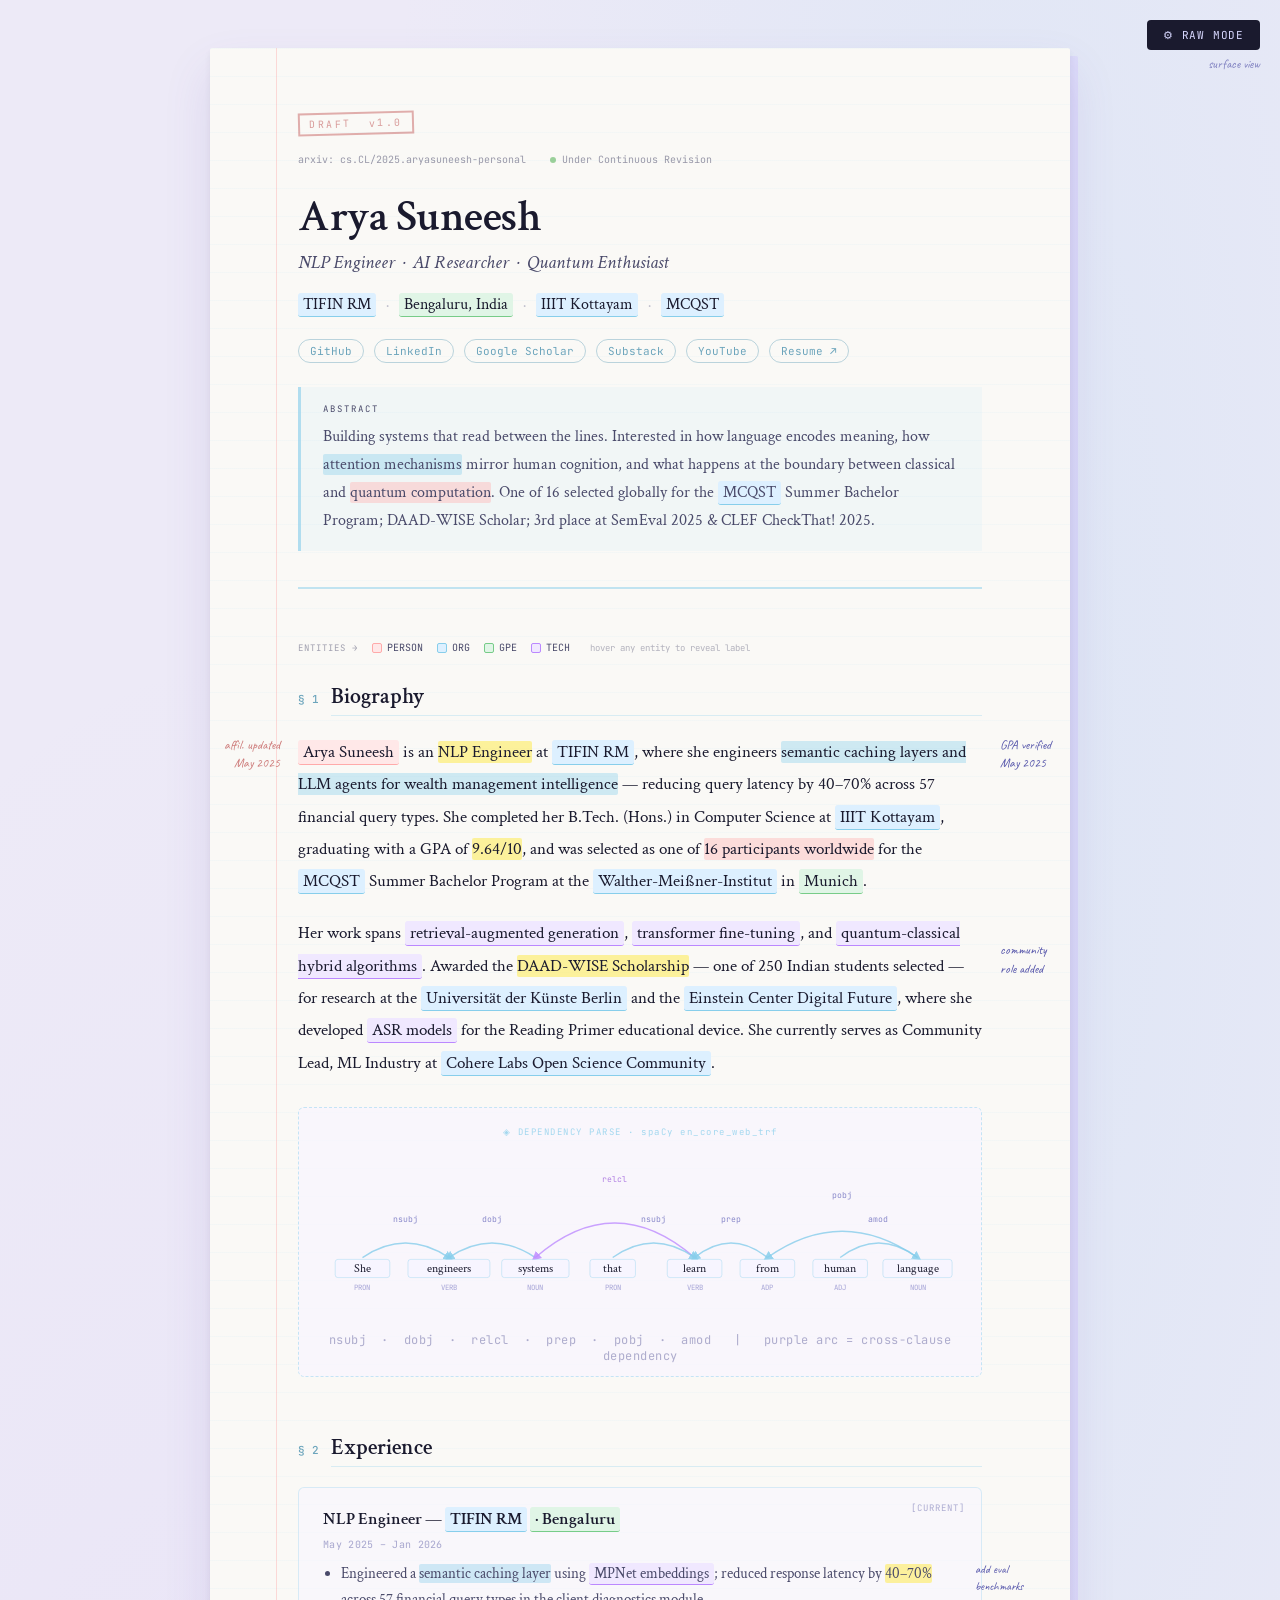
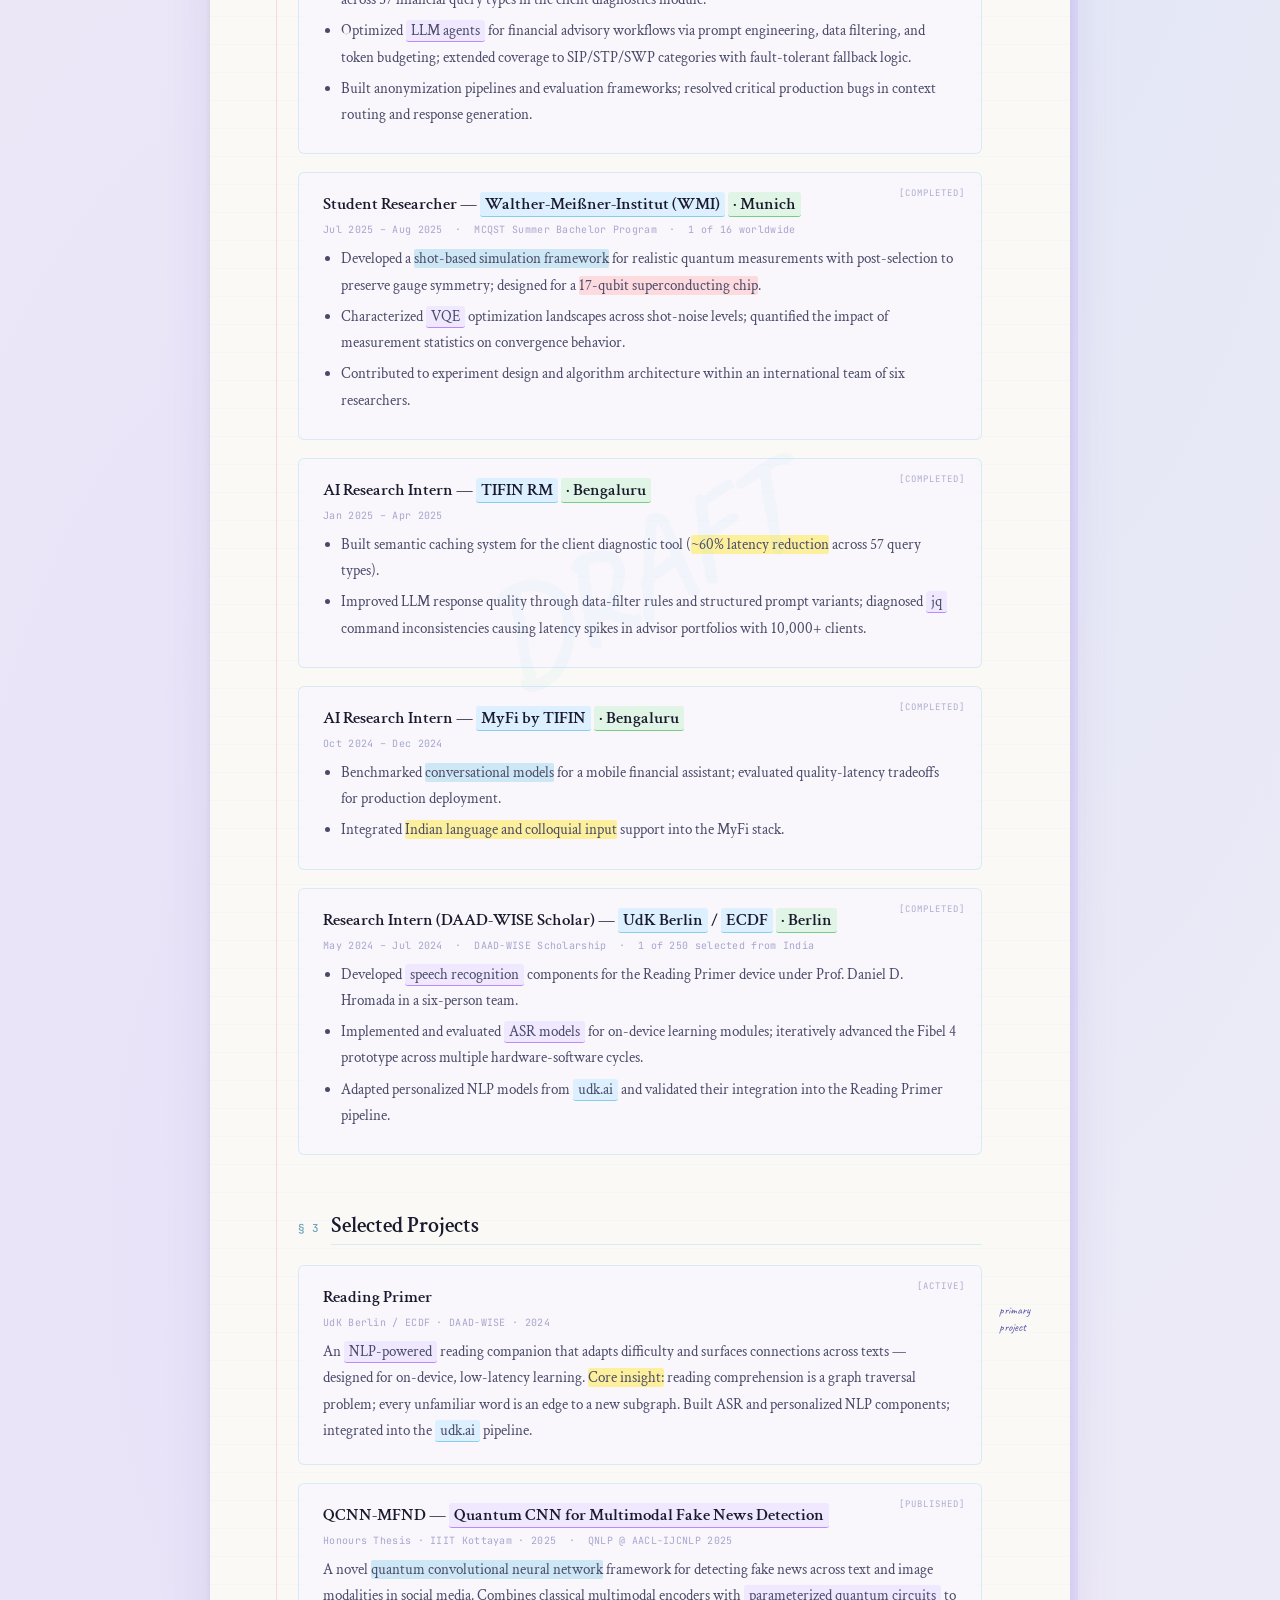
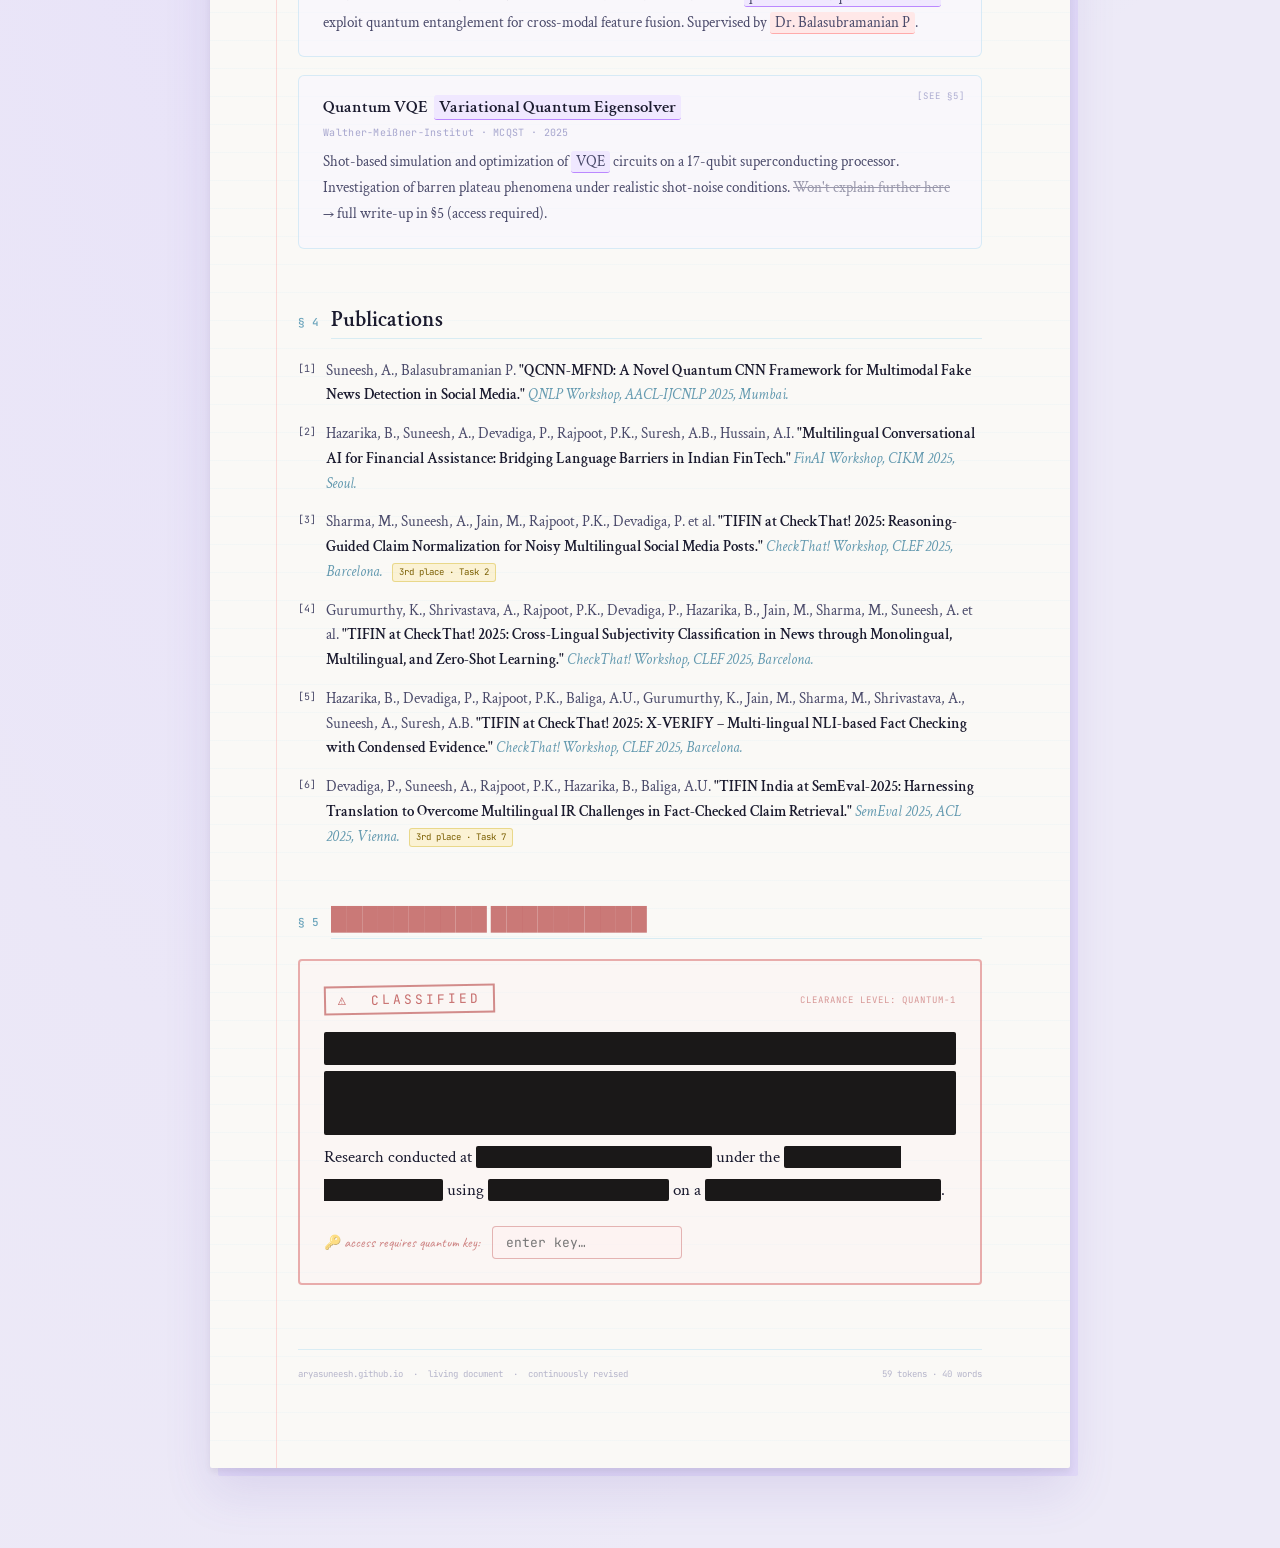
<file: static/living-corpus/index.html>
<!DOCTYPE html>
<html lang="en">
<head>
  <meta charset="UTF-8">
  <meta name="viewport" content="width=device-width, initial-scale=1.0">
  <title>Arya Suneesh — Living Corpus</title>
  <link href="https://fonts.googleapis.com/css2?family=Crimson+Text:ital,wght@0,400;0,600;1,400;1,600&family=Caveat:wght@400;600;700&family=JetBrains+Mono:wght@400;500;600&display=swap" rel="stylesheet">
  <style>
    * { box-sizing: border-box; margin: 0; padding: 0; }

    :root {
      --paper: #faf9f6;
      --page-bg: #edeaf7;
      --ink: #1a1a2e;
      --ink-light: #4a4a6a;
      --blue: #87ceeb;
      --lilac: #c8b4ff;
      --ner-person-bg: #ffe8e8; --ner-person-border: #ffaaaa;
      --ner-org-bg: #ddf0ff;   --ner-org-border: #87ceeb;
      --ner-loc-bg: #e0f5e6;   --ner-loc-border: #77cc88;
      --ner-tech-bg: #f0e8ff;  --ner-tech-border: #bb88ff;
      --hl-yellow: rgba(255,235,80,0.55);
      --hl-blue: rgba(135,206,235,0.38);
      --hl-pink: rgba(255,170,170,0.38);
      --margin-ink: #5555aa;
      --font: 'Crimson Text', Georgia, serif;
      --font-hand: 'Caveat', cursive;
      --font-mono: 'JetBrains Mono', monospace;
    }

    body {
      background: var(--page-bg);
      background-image:
        radial-gradient(ellipse at 20% 60%, rgba(200,180,255,.15) 0%, transparent 55%),
        radial-gradient(ellipse at 80% 15%, rgba(135,206,235,.14) 0%, transparent 45%);
      min-height: 100vh;
      font-family: var(--font);
      color: var(--ink);
      padding: 48px 20px 80px;
    }

    /* ── Controls ─────────────────────────────── */
    .controls {
      position: fixed; top: 20px; right: 20px;
      z-index: 1000;
      display: flex; flex-direction: column; align-items: flex-end; gap: 6px;
    }
    .raw-btn {
      background: var(--ink); color: #d8d8ff;
      border: none; padding: 8px 16px;
      font-family: var(--font-mono); font-size: 11px; letter-spacing: .8px;
      cursor: pointer; border-radius: 4px; transition: all .2s;
    }
    .raw-btn:hover { background: #3d3d7a; transform: translateY(-1px); box-shadow: 0 4px 12px rgba(80,60,180,.3); }
    .raw-btn.on { background: #5533aa; box-shadow: 0 0 16px rgba(130,80,255,.4); }
    .mode-label { font-family: var(--font-hand); font-size: 13px; color: var(--margin-ink); opacity: .7; }

    /* ── Document wrapper ─────────────────────── */
    .doc-wrap { max-width: 860px; margin: 0 auto; position: relative; }

    .document {
      background: var(--paper);
      box-shadow: 0 4px 6px rgba(0,0,0,.06), 0 24px 48px rgba(100,80,180,.13), 8px 8px 0 rgba(200,180,255,.25);
      border-radius: 2px;
      padding: 64px 88px 88px;
      position: relative;
      background-image: repeating-linear-gradient(
        0deg, transparent, transparent 27px,
        rgba(135,206,235,.055) 27px, rgba(135,206,235,.055) 28px
      );
    }
    .document::before {
      content: ''; position: absolute;
      left: 66px; top: 0; bottom: 0; width: 1px;
      background: rgba(255,140,140,.3);
    }
    .document::after {
      content: 'DRAFT';
      position: absolute; top: 46%; left: 50%;
      transform: translate(-50%,-50%) rotate(-28deg);
      font-family: var(--font-hand); font-size: 130px; font-weight: 700;
      color: rgba(135,206,235,.065); pointer-events: none; white-space: nowrap;
    }

    /* ── Header ───────────────────────────────── */
    .doc-header {
      border-bottom: 2px solid rgba(135,206,235,.5);
      padding-bottom: 36px; margin-bottom: 52px; position: relative;
    }
    .draft-stamp {
      display: inline-block;
      border: 2px solid rgba(190,80,80,.45); color: rgba(190,80,80,.55);
      font-family: var(--font-mono); font-size: 10px;
      padding: 3px 9px; letter-spacing: 2.5px;
      transform: rotate(-1.5deg); margin-bottom: 18px;
    }
    .paper-meta {
      font-family: var(--font-mono); font-size: 10px; color: var(--ink-light);
      opacity: .55; margin-bottom: 22px; display: flex; gap: 24px;
    }
    .live-dot { display: inline-block; width: 6px; height: 6px; background: #4caf50; border-radius: 50%; margin-right: 6px; animation: blink 2.2s infinite; }
    @keyframes blink { 0%,100%{opacity:1} 50%{opacity:.3} }

    h1.doc-title { font-size: 44px; font-weight: 600; letter-spacing: -.5px; margin-bottom: 5px; }
    .doc-subtitle { font-style: italic; font-size: 19px; color: var(--ink-light); margin-bottom: 18px; }

    .affiliations { display: flex; gap: 10px; flex-wrap: wrap; margin-bottom: 22px; align-items: center; }
    .affiliations .sep { color: rgba(100,100,140,.4); }

    .social-row { display: flex; gap: 10px; flex-wrap: wrap; margin-bottom: 24px; }
    .social-pill {
      font-family: var(--font-mono); font-size: 11px;
      color: var(--blue); filter: brightness(.8);
      border: 1px solid rgba(135,206,235,.45);
      padding: 4px 11px; border-radius: 20px;
      text-decoration: none; transition: all .18s;
    }
    .social-pill:hover { background: rgba(135,206,235,.1); filter: brightness(1); }

    .abstract {
      background: rgba(135,206,235,.08);
      border-left: 3px solid rgba(135,206,235,.6);
      padding: 16px 22px; position: relative;
    }
    .abstract-label {
      font-family: var(--font-mono); font-size: 9px; letter-spacing: 2px;
      color: var(--ink-light); text-transform: uppercase; margin-bottom: 8px;
    }
    .abstract p { font-size: 16px; line-height: 1.75; color: var(--ink-light); }

    /* ── Sections ─────────────────────────────── */
    .sec { margin-bottom: 56px; position: relative; }
    .sec-head { display: flex; align-items: baseline; gap: 12px; margin-bottom: 20px; }
    .sec-num { font-family: var(--font-mono); font-size: 11px; color: var(--blue); filter: brightness(.8); font-weight: 500; }
    .sec-title {
      font-size: 22px; font-weight: 600;
      border-bottom: 1px solid rgba(135,206,235,.3);
      padding-bottom: 4px; flex: 1;
    }

    /* ── Paragraphs ───────────────────────────── */
    .para { font-size: 17px; line-height: 1.9; margin-bottom: 20px; position: relative; }

    /* ── NER spans ────────────────────────────── */
    .ner {
      display: inline; padding: 1px 5px; border-radius: 3px;
      cursor: help; position: relative; transition: filter .15s;
    }
    .ner:hover { filter: brightness(.93); }
    .ner::after {
      content: attr(data-label);
      position: absolute; top: -22px; left: 50%;
      transform: translateX(-50%);
      font-family: var(--font-mono); font-size: 8px; letter-spacing: .5px;
      padding: 2px 5px; border-radius: 3px; white-space: nowrap;
      opacity: 0; transition: opacity .15s; pointer-events: none; font-weight: 600;
    }
    .ner:hover::after { opacity: 1; }

    .ner.person { background: var(--ner-person-bg); border-bottom: 1.5px solid var(--ner-person-border); }
    .ner.person::after { background: var(--ner-person-border); color: #700000; }
    .ner.org { background: var(--ner-org-bg); border-bottom: 1.5px solid var(--ner-org-border); }
    .ner.org::after { background: var(--ner-org-border); color: #00335a; }
    .ner.loc { background: var(--ner-loc-bg); border-bottom: 1.5px solid var(--ner-loc-border); }
    .ner.loc::after { background: var(--ner-loc-border); color: #003300; }
    .ner.tech { background: var(--ner-tech-bg); border-bottom: 1.5px solid var(--ner-tech-border); }
    .ner.tech::after { background: var(--ner-tech-border); color: #300060; }

    /* ── Highlights ───────────────────────────── */
    .hl-y { background: var(--hl-yellow); border-radius: 2px; }
    .hl-b { background: var(--hl-blue);   border-radius: 2px; }
    .hl-p { background: var(--hl-pink);   border-radius: 2px; }
    .struck { text-decoration: line-through; color: var(--ink-light); opacity: .55; }

    /* ── Margin notes ─────────────────────────── */
    .mn {
      position: absolute; font-family: var(--font-hand); font-size: 13px;
      color: var(--margin-ink); line-height: 1.4; width: 116px;
      pointer-events: none;
    }
    .mn.l { left: -134px; top: 0; text-align: right; }
    .mn.r { right: -134px; top: 0; }
    .mn.red { color: rgba(180,50,50,.65); }

    /* ── Dep-arc container ────────────────────── */
    .dep-wrap {
      margin: 28px 0;
      background: rgba(248,246,255,.7);
      border: 1px dashed rgba(135,206,235,.45);
      border-radius: 6px; padding: 18px 18px 12px;
    }
    .dep-label {
      font-family: var(--font-mono); font-size: 9px; letter-spacing: 1.5px;
      color: rgba(135,206,235,.75); margin-bottom: 10px; text-align: center;
    }
    .dep-caption {
      font-size: 12px; font-family: var(--font-mono); color: rgba(100,100,160,.5);
      text-align: center; margin-top: 8px; letter-spacing: .5px;
    }

    /* ── Experience cards ─────────────────────── */
    .card {
      border: 1px solid rgba(135,206,235,.3); border-radius: 6px;
      padding: 20px 24px; margin-bottom: 18px; position: relative;
      background: rgba(248,246,255,.55);
    }
    .card-status {
      position: absolute; top: 14px; right: 16px;
      font-family: var(--font-mono); font-size: 9px; letter-spacing: 1px;
      color: rgba(100,100,170,.5);
    }
    .card-title { font-size: 17px; font-weight: 600; margin-bottom: 8px; }
    .card-meta { font-family: var(--font-mono); font-size: 10px; color: rgba(100,100,170,.55); margin-bottom: 10px; letter-spacing: .3px; }
    .card-body { font-size: 15px; line-height: 1.75; color: var(--ink-light); }
    .card-body ul { margin: 6px 0 0 18px; }
    .card-body li { margin-bottom: 5px; }
    .todo-tag {
      display: inline-block; font-family: var(--font-hand); font-size: 12px;
      color: #b06000; background: rgba(255,195,80,.18);
      border: 1px dashed rgba(200,150,0,.4); padding: 1px 7px; border-radius: 3px; margin-left: 8px;
    }

    /* ── Publications ─────────────────────────── */
    .pub-list { counter-reset: pub; }
    .pub-entry {
      margin-bottom: 14px; padding-left: 28px; position: relative;
      font-size: 15px; line-height: 1.65;
    }
    .pub-entry::before {
      content: '[' counter(pub) ']'; counter-increment: pub;
      position: absolute; left: 0; top: 2px;
      font-family: var(--font-mono); font-size: 10px; color: var(--ink-light);
    }
    .pub-authors { color: var(--ink-light); }
    .pub-title { font-weight: 600; }
    .pub-venue { font-style: italic; color: var(--blue); filter: brightness(.75); }
    .pub-award {
      display: inline-block; font-family: var(--font-mono); font-size: 9px;
      background: rgba(255,215,80,.2); border: 1px solid rgba(200,165,0,.35);
      color: #7a5e00; padding: 1px 6px; border-radius: 3px; margin-left: 6px;
      vertical-align: middle;
    }

    /* ── Classified section ───────────────────── */
    .classified {
      border: 2px solid rgba(200,50,50,.38);
      border-radius: 4px; padding: 24px; position: relative;
      background: rgba(255,240,240,.28);
      transition: border-color .4s, background .4s;
    }
    .classified.unlocked {
      border-color: rgba(60,180,110,.5);
      background: rgba(240,255,248,.38);
      animation: unlock-flash .5s ease;
    }
    @keyframes unlock-flash { 0%{background:rgba(80,200,140,.25)} 100%{background:rgba(240,255,248,.38)} }

    .cl-banner { display: flex; justify-content: space-between; align-items: center; margin-bottom: 18px; }
    .cl-stamp {
      display: inline-block;
      border: 2px solid rgba(170,35,35,.5); color: rgba(170,35,35,.65);
      font-family: var(--font-mono); font-size: 13px; letter-spacing: 3px;
      padding: 4px 12px; transform: rotate(-1deg);
      transition: color .4s, border-color .4s;
    }
    .classified.unlocked .cl-stamp { color: rgba(30,130,80,.75); border-color: rgba(30,130,80,.5); }
    .cl-level { font-family: var(--font-mono); font-size: 9px; color: rgba(170,35,35,.45); letter-spacing: 1px; }

    .redacted-block {
      display: block; max-width: 100%; overflow: hidden;
      font-size: 17px; line-height: 1.9; margin-bottom: 6px;
      color: transparent; background: #1a1818; border-radius: 2px;
      user-select: none; transition: background .5s, color .5s;
    }
    .classified.unlocked .redacted-block { display: none; }
    .blacked {
      background: #1a1818; color: transparent;
      border-radius: 2px; user-select: none;
      transition: background .5s, color .5s;
      display: inline; word-break: break-word;
    }
    .classified.unlocked .redacted-block { background: transparent; color: var(--ink); }
    .classified.unlocked .blacked       { background: transparent; color: var(--ink); }

    .quantum-reveal { display: none; }
    .classified.unlocked .quantum-reveal { display: block; animation: fadein .5s ease; }
    @keyframes fadein { from{opacity:0;transform:translateY(4px)} to{opacity:1;transform:translateY(0)} }

    .key-row { margin-top: 20px; display: flex; align-items: center; gap: 12px; flex-wrap: wrap; }
    .key-hint { font-family: var(--font-hand); font-size: 14px; color: rgba(170,35,35,.55); }
    .key-input {
      font-family: var(--font-mono); font-size: 13px;
      background: rgba(255,240,240,.5); border: 1px solid rgba(170,35,35,.3);
      color: var(--ink); padding: 7px 13px; border-radius: 4px; outline: none; width: 190px;
      transition: border-color .2s, box-shadow .2s;
    }
    .key-input:focus { border-color: rgba(170,35,35,.6); box-shadow: 0 0 0 3px rgba(170,35,35,.1); }
    #key-fb { font-family: var(--font-mono); font-size: 10px; color: #888; transition: color .3s; }

    /* ── Raw-mode overlay ─────────────────────── */
    .raw-overlay {
      display: none; position: fixed; inset: 0;
      background: rgba(10,8,24,.88);
      z-index: 900; overflow-y: auto;
      padding: 56px 40px; justify-content: center; align-items: flex-start;
    }
    .raw-overlay.on { display: flex; }
    .raw-panel {
      background: #0b0b18; border: 1px solid #3a3a88;
      border-radius: 8px; padding: 40px; max-width: 780px; width: 100%;
      box-shadow: 0 0 48px rgba(80,60,220,.2);
    }
    .raw-head {
      font-family: var(--font-mono); font-size: 10px; letter-spacing: 2px;
      color: #6666aa; margin-bottom: 22px; padding-bottom: 12px;
      border-bottom: 1px solid #1e1e38;
    }
    .raw-section-title { font-family: var(--font-mono); font-size: 14px; color: #9999dd; margin-bottom: 14px; }
    .token-stream { display: flex; flex-wrap: wrap; gap: 4px; margin-bottom: 24px; }
    .tok { display: inline-flex; flex-direction: column; align-items: center; cursor: help; }
    .tok-id { font-family: var(--font-mono); font-size: 7px; color: rgba(130,130,190,.45); margin-bottom: 1px; }
    .tok-text { font-family: var(--font-mono); font-size: 13px; padding: 3px 6px; border-radius: 3px; }
    .tok:nth-child(6n+1) .tok-text { background:rgba(90,110,255,.22); color:#aabbff; }
    .tok:nth-child(6n+2) .tok-text { background:rgba(255,90,140,.18); color:#ffaac8; }
    .tok:nth-child(6n+3) .tok-text { background:rgba(80,215,170,.18); color:#88ffd0; }
    .tok:nth-child(6n+4) .tok-text { background:rgba(255,195,70,.18); color:#ffdda0; }
    .tok:nth-child(6n+5) .tok-text { background:rgba(195,90,255,.18); color:#ddaaff; }
    .tok:nth-child(6n+6) .tok-text { background:rgba(90,195,255,.18); color:#aadfff; }
    .raw-stats {
      font-family: var(--font-mono); font-size: 10px; color: #55558a;
      display: flex; gap: 24px; flex-wrap: wrap;
      padding-top: 14px; border-top: 1px solid #1e1e38; margin-top: 4px;
    }
    .raw-close {
      float: right; background: none; border: 1px solid #3a3a88;
      color: #7777aa; font-family: var(--font-mono); font-size: 11px;
      padding: 6px 13px; cursor: pointer; border-radius: 4px; transition: all .2s;
    }
    .raw-close:hover { background: rgba(80,60,200,.15); color: #aaaaee; }

    /* ── Footer ───────────────────────────────── */
    .doc-footer {
      margin-top: 64px; padding-top: 18px;
      border-top: 1px solid rgba(135,206,235,.28);
      font-family: var(--font-mono); font-size: 9px;
      color: rgba(100,100,150,.45); display: flex; justify-content: space-between;
    }

    /* ── Legend ───────────────────────────────── */
    .legend {
      display: flex; gap: 14px; flex-wrap: wrap;
      margin-bottom: 28px;
      font-family: var(--font-mono); font-size: 10px; color: var(--ink-light);
    }
    .legend-item { display: flex; align-items: center; gap: 5px; }
    .legend-dot { width: 10px; height: 10px; border-radius: 2px; }

    @media (max-width: 700px) {
      .document { padding: 40px 28px 60px; }
      .document::before { left: 20px; }
      .mn { display: none; }
    }
  </style>
</head>
<body>

<!-- ── Controls ───────────────────────────────── -->
<div class="controls">
  <button class="raw-btn" id="rawBtn" onclick="toggleRaw()">⚙ RAW MODE</button>
  <div class="mode-label" id="modeLabel">surface view</div>
</div>

<!-- ── Raw mode overlay ────────────────────────── -->
<div class="raw-overlay" id="rawOverlay">
  <div class="raw-panel">
    <button class="raw-close" onclick="toggleRaw()">✕ CLOSE</button>
    <div class="raw-head">GPT-2 BPE TOKENIZER &nbsp;·&nbsp; VOCAB_SIZE: 50,257 &nbsp;·&nbsp; src: bio.txt</div>
    <div class="raw-section-title">token stream →</div>
    <div class="token-stream" id="tokenStream"></div>
    <div class="raw-stats" id="rawStats"></div>
  </div>
</div>

<!-- ── Document ────────────────────────────────── -->
<div class="doc-wrap">
<div class="document">

  <!-- Header -->
  <header class="doc-header">
    <div class="draft-stamp">DRAFT &nbsp;v1.0</div>
    <div class="paper-meta">
      <span>arxiv: cs.CL/2025.aryasuneesh-personal</span>
      <span><span class="live-dot"></span>Under Continuous Revision</span>
    </div>

    <h1 class="doc-title">Arya Suneesh</h1>
    <div class="doc-subtitle">NLP Engineer &thinsp;·&thinsp; AI Researcher &thinsp;·&thinsp; Quantum Enthusiast</div>

    <div class="affiliations">
      <span class="ner org" data-label="ORG">TIFIN RM</span>
      <span class="sep">·</span>
      <span class="ner loc" data-label="GPE">Bengaluru, India</span>
      <span class="sep">·</span>
      <span class="ner org" data-label="ORG">IIIT Kottayam</span>
      <span class="sep">·</span>
      <span class="ner org" data-label="ORG">MCQST</span>
    </div>

    <div class="social-row">
      <a class="social-pill" href="https://github.com/aryasuneesh" target="_blank">GitHub</a>
      <a class="social-pill" href="https://www.linkedin.com/in/arya-suneesh/" target="_blank">LinkedIn</a>
      <a class="social-pill" href="https://scholar.google.com/citations?user=0tq3v-4AAAAJ&hl=en" target="_blank">Google Scholar</a>
      <a class="social-pill" href="https://aryasuneesh.substack.com" target="_blank">Substack</a>
      <a class="social-pill" href="https://www.youtube.com/@aryasuneesh/" target="_blank">YouTube</a>
      <a class="social-pill" href="/Arya_Suneesh_Resume_Website.pdf" target="_blank">Resume ↗</a>
    </div>

    <div class="abstract">
      <div class="abstract-label">Abstract</div>
      <p>Building systems that read between the lines. Interested in how language encodes meaning, how <span class="hl-b">attention mechanisms</span> mirror human cognition, and what happens at the boundary between classical and <span class="hl-p">quantum computation</span>. One of 16 selected globally for the <span class="ner org" data-label="ORG">MCQST</span> Summer Bachelor Program; DAAD-WISE Scholar; 3rd place at SemEval 2025 &amp; CLEF CheckThat! 2025.</p>
    </div>
  </header>

  <!-- NER legend -->
  <div class="legend">
    <span style="opacity:.5;font-size:9px;letter-spacing:1px;align-self:center;">ENTITIES →</span>
    <span class="legend-item"><span class="legend-dot" style="background:var(--ner-person-bg);border:1px solid var(--ner-person-border)"></span>PERSON</span>
    <span class="legend-item"><span class="legend-dot" style="background:var(--ner-org-bg);border:1px solid var(--ner-org-border)"></span>ORG</span>
    <span class="legend-item"><span class="legend-dot" style="background:var(--ner-loc-bg);border:1px solid var(--ner-loc-border)"></span>GPE</span>
    <span class="legend-item"><span class="legend-dot" style="background:var(--ner-tech-bg);border:1px solid var(--ner-tech-border)"></span>TECH</span>
    <span style="opacity:.4;margin-left:6px;font-size:9px;align-self:center;">hover any entity to reveal label</span>
  </div>

  <!-- § 1 Biography -->
  <section class="sec">
    <div class="sec-head">
      <span class="sec-num">§ 1</span>
      <h2 class="sec-title">Biography</h2>
    </div>

    <div class="para" style="position:relative;">
      <span class="mn l red">affil. updated<br>May 2025</span>
      <span class="ner person" data-label="PERSON">Arya Suneesh</span> is an
      <span class="hl-y">NLP Engineer</span> at
      <span class="ner org" data-label="ORG">TIFIN RM</span>, where she engineers
      <span class="hl-b">semantic caching layers and LLM agents for wealth management intelligence</span>
      — reducing query latency by 40–70% across 57 financial query types.
      She completed her B.Tech. (Hons.) in Computer Science at
      <span class="ner org" data-label="ORG">IIIT Kottayam</span>, graduating with a GPA of
      <span class="hl-y">9.64/10</span>, and was selected as one of
      <span class="hl-p">16 participants worldwide</span> for the
      <span class="ner org" data-label="ORG">MCQST</span> Summer Bachelor Program at the
      <span class="ner org" data-label="ORG">Walther-Meißner-Institut</span> in
      <span class="ner loc" data-label="GPE">Munich</span>.
      <span class="mn r">GPA verified<br>May 2025</span>
    </div>

    <div class="para" style="position:relative;">
      Her work spans
      <span class="ner tech" data-label="TECH">retrieval-augmented generation</span>,
      <span class="ner tech" data-label="TECH">transformer fine-tuning</span>, and
      <span class="ner tech" data-label="TECH">quantum-classical hybrid algorithms</span>.
      Awarded the <span class="hl-y">DAAD-WISE Scholarship</span> — one of 250 Indian students selected — for
      research at the <span class="ner org" data-label="ORG">Universität der Künste Berlin</span> and the
      <span class="ner org" data-label="ORG">Einstein Center Digital Future</span>, where she developed
      <span class="ner tech" data-label="TECH">ASR models</span> for the Reading Primer educational device.
      She currently serves as Community Lead, ML Industry at
      <span class="ner org" data-label="ORG">Cohere Labs Open Science Community</span>.
      <span class="mn r" style="top:24px;">community<br>role added</span>
    </div>

    <!-- Dependency arc visualization -->
    <div class="dep-wrap">
      <div class="dep-label">◈ DEPENDENCY PARSE · spaCy en_core_web_trf</div>
      <svg id="depSvg" width="100%" height="170" viewBox="0 0 710 170" preserveAspectRatio="xMidYMid meet">
        <defs>
          <marker id="arr" markerWidth="7" markerHeight="7" refX="3.5" refY="3.5" orient="auto">
            <path d="M0,0 L7,3.5 L0,7 Z" fill="rgba(135,206,235,.85)"/>
          </marker>
          <marker id="arr-p" markerWidth="7" markerHeight="7" refX="3.5" refY="3.5" orient="auto">
            <path d="M0,0 L7,3.5 L0,7 Z" fill="rgba(190,140,255,.85)"/>
          </marker>
        </defs>

        <!-- nsubj: She(50)→engineers(145) -->
        <path d="M 50,112 Q 97,80 145,112" fill="none" stroke="rgba(135,206,235,.8)" stroke-width="1.5" marker-end="url(#arr)"/>
        <text x="97" y="73" text-anchor="middle" font-size="9" font-family="JetBrains Mono,monospace" fill="rgba(100,100,185,.75)">nsubj</text>

        <!-- dobj: systems(240)→engineers(145) -->
        <path d="M 240,112 Q 192,80 145,112" fill="none" stroke="rgba(135,206,235,.8)" stroke-width="1.5" marker-end="url(#arr)"/>
        <text x="192" y="73" text-anchor="middle" font-size="9" font-family="JetBrains Mono,monospace" fill="rgba(100,100,185,.75)">dobj</text>

        <!-- relcl: learn(415)→systems(240) long arc, purple -->
        <path d="M 415,112 Q 327,36 240,112" fill="none" stroke="rgba(190,140,255,.8)" stroke-width="1.5" marker-end="url(#arr-p)"/>
        <text x="327" y="29" text-anchor="middle" font-size="9" font-family="JetBrains Mono,monospace" fill="rgba(160,100,220,.8)">relcl</text>

        <!-- nsubj: that(325)→learn(415) -->
        <path d="M 325,112 Q 370,80 415,112" fill="none" stroke="rgba(135,206,235,.8)" stroke-width="1.5" marker-end="url(#arr)"/>
        <text x="370" y="73" text-anchor="middle" font-size="9" font-family="JetBrains Mono,monospace" fill="rgba(100,100,185,.75)">nsubj</text>

        <!-- prep: from(495)→learn(415) -->
        <path d="M 495,112 Q 455,80 415,112" fill="none" stroke="rgba(135,206,235,.8)" stroke-width="1.5" marker-end="url(#arr)"/>
        <text x="455" y="73" text-anchor="middle" font-size="9" font-family="JetBrains Mono,monospace" fill="rgba(100,100,185,.75)">prep</text>

        <!-- pobj: language(660)→from(495) -->
        <path d="M 660,112 Q 577,54 495,112" fill="none" stroke="rgba(135,206,235,.8)" stroke-width="1.5" marker-end="url(#arr)"/>
        <text x="577" y="47" text-anchor="middle" font-size="9" font-family="JetBrains Mono,monospace" fill="rgba(100,100,185,.75)">pobj</text>

        <!-- amod: human(575)→language(660) -->
        <path d="M 575,112 Q 617,80 660,112" fill="none" stroke="rgba(135,206,235,.8)" stroke-width="1.5" marker-end="url(#arr)"/>
        <text x="617" y="73" text-anchor="middle" font-size="9" font-family="JetBrains Mono,monospace" fill="rgba(100,100,185,.75)">amod</text>

        <!-- word boxes -->
        <rect x="20" y="114" width="60" height="20" rx="3" fill="rgba(248,246,255,.92)" stroke="rgba(135,206,235,.4)" stroke-width="1"/>
        <text x="50" y="128" text-anchor="middle" font-size="13" font-family="Crimson Text,serif" fill="#1a1a2e">She</text>
        <text x="50" y="148" text-anchor="middle" font-size="8" font-family="JetBrains Mono,monospace" fill="rgba(100,100,185,.55)">PRON</text>

        <rect x="100" y="114" width="90" height="20" rx="3" fill="rgba(248,246,255,.92)" stroke="rgba(135,206,235,.4)" stroke-width="1"/>
        <text x="145" y="128" text-anchor="middle" font-size="13" font-family="Crimson Text,serif" fill="#1a1a2e">engineers</text>
        <text x="145" y="148" text-anchor="middle" font-size="8" font-family="JetBrains Mono,monospace" fill="rgba(100,100,185,.55)">VERB</text>

        <rect x="203" y="114" width="74" height="20" rx="3" fill="rgba(248,246,255,.92)" stroke="rgba(135,206,235,.4)" stroke-width="1"/>
        <text x="240" y="128" text-anchor="middle" font-size="13" font-family="Crimson Text,serif" fill="#1a1a2e">systems</text>
        <text x="240" y="148" text-anchor="middle" font-size="8" font-family="JetBrains Mono,monospace" fill="rgba(100,100,185,.55)">NOUN</text>

        <rect x="300" y="114" width="50" height="20" rx="3" fill="rgba(248,246,255,.92)" stroke="rgba(135,206,235,.4)" stroke-width="1"/>
        <text x="325" y="128" text-anchor="middle" font-size="13" font-family="Crimson Text,serif" fill="#1a1a2e">that</text>
        <text x="325" y="148" text-anchor="middle" font-size="8" font-family="JetBrains Mono,monospace" fill="rgba(100,100,185,.55)">PRON</text>

        <rect x="385" y="114" width="60" height="20" rx="3" fill="rgba(248,246,255,.92)" stroke="rgba(135,206,235,.4)" stroke-width="1"/>
        <text x="415" y="128" text-anchor="middle" font-size="13" font-family="Crimson Text,serif" fill="#1a1a2e">learn</text>
        <text x="415" y="148" text-anchor="middle" font-size="8" font-family="JetBrains Mono,monospace" fill="rgba(100,100,185,.55)">VERB</text>

        <rect x="465" y="114" width="60" height="20" rx="3" fill="rgba(248,246,255,.92)" stroke="rgba(135,206,235,.4)" stroke-width="1"/>
        <text x="495" y="128" text-anchor="middle" font-size="13" font-family="Crimson Text,serif" fill="#1a1a2e">from</text>
        <text x="495" y="148" text-anchor="middle" font-size="8" font-family="JetBrains Mono,monospace" fill="rgba(100,100,185,.55)">ADP</text>

        <rect x="545" y="114" width="60" height="20" rx="3" fill="rgba(248,246,255,.92)" stroke="rgba(135,206,235,.4)" stroke-width="1"/>
        <text x="575" y="128" text-anchor="middle" font-size="13" font-family="Crimson Text,serif" fill="#1a1a2e">human</text>
        <text x="575" y="148" text-anchor="middle" font-size="8" font-family="JetBrains Mono,monospace" fill="rgba(100,100,185,.55)">ADJ</text>

        <rect x="622" y="114" width="76" height="20" rx="3" fill="rgba(248,246,255,.92)" stroke="rgba(135,206,235,.4)" stroke-width="1"/>
        <text x="660" y="128" text-anchor="middle" font-size="13" font-family="Crimson Text,serif" fill="#1a1a2e">language</text>
        <text x="660" y="148" text-anchor="middle" font-size="8" font-family="JetBrains Mono,monospace" fill="rgba(100,100,185,.55)">NOUN</text>
      </svg>
      <div class="dep-caption">nsubj &nbsp;·&nbsp; dobj &nbsp;·&nbsp; relcl &nbsp;·&nbsp; prep &nbsp;·&nbsp; pobj &nbsp;·&nbsp; amod &nbsp;&nbsp;|&nbsp;&nbsp; purple arc = cross-clause dependency</div>
    </div>
  </section>

  <!-- § 2 Experience -->
  <section class="sec">
    <div class="sec-head">
      <span class="sec-num">§ 2</span>
      <h2 class="sec-title">Experience</h2>
    </div>

    <div class="card">
      <span class="card-status">[CURRENT]</span>
      <div class="card-title">
        NLP Engineer — <span class="ner org" data-label="ORG">TIFIN RM</span>
        <span class="ner loc" data-label="GPE"> · Bengaluru</span>
      </div>
      <div class="card-meta">May 2025 – Jan 2026</div>
      <div class="card-body" style="position:relative;">
        <ul>
          <li>Engineered a <span class="hl-b">semantic caching layer</span> using <span class="ner tech" data-label="TECH">MPNet embeddings</span>; reduced response latency by <span class="hl-y">40–70%</span> across 57 financial query types in the client diagnostics module.</li>
          <li>Optimized <span class="ner tech" data-label="TECH">LLM agents</span> for financial advisory workflows via prompt engineering, data filtering, and token budgeting; extended coverage to SIP/STP/SWP categories with fault-tolerant fallback logic.</li>
          <li>Built anonymization pipelines and evaluation frameworks; resolved critical production bugs in context routing and response generation.</li>
        </ul>
        <span class="mn r" style="font-size:12px;">add eval<br>benchmarks</span>
      </div>
    </div>

    <div class="card">
      <span class="card-status">[COMPLETED]</span>
      <div class="card-title">
        Student Researcher — <span class="ner org" data-label="ORG">Walther-Meißner-Institut (WMI)</span>
        <span class="ner loc" data-label="GPE"> · Munich</span>
      </div>
      <div class="card-meta">Jul 2025 – Aug 2025 &nbsp;·&nbsp; MCQST Summer Bachelor Program &nbsp;·&nbsp; 1 of 16 worldwide</div>
      <div class="card-body">
        <ul>
          <li>Developed a <span class="hl-b">shot-based simulation framework</span> for realistic quantum measurements with post-selection to preserve gauge symmetry; designed for a <span class="hl-p">17-qubit superconducting chip</span>.</li>
          <li>Characterized <span class="ner tech" data-label="TECH">VQE</span> optimization landscapes across shot-noise levels; quantified the impact of measurement statistics on convergence behavior.</li>
          <li>Contributed to experiment design and algorithm architecture within an international team of six researchers.</li>
        </ul>
      </div>
    </div>

    <div class="card">
      <span class="card-status">[COMPLETED]</span>
      <div class="card-title">
        AI Research Intern — <span class="ner org" data-label="ORG">TIFIN RM</span>
        <span class="ner loc" data-label="GPE"> · Bengaluru</span>
      </div>
      <div class="card-meta">Jan 2025 – Apr 2025</div>
      <div class="card-body">
        <ul>
          <li>Built semantic caching system for the client diagnostic tool (<span class="hl-y">~60% latency reduction</span> across 57 query types).</li>
          <li>Improved LLM response quality through data-filter rules and structured prompt variants; diagnosed <span class="ner tech" data-label="TECH">jq</span> command inconsistencies causing latency spikes in advisor portfolios with 10,000+ clients.</li>
        </ul>
      </div>
    </div>

    <div class="card">
      <span class="card-status">[COMPLETED]</span>
      <div class="card-title">
        AI Research Intern — <span class="ner org" data-label="ORG">MyFi by TIFIN</span>
        <span class="ner loc" data-label="GPE"> · Bengaluru</span>
      </div>
      <div class="card-meta">Oct 2024 – Dec 2024</div>
      <div class="card-body">
        <ul>
          <li>Benchmarked <span class="hl-b">conversational models</span> for a mobile financial assistant; evaluated quality-latency tradeoffs for production deployment.</li>
          <li>Integrated <span class="hl-y">Indian language and colloquial input</span> support into the MyFi stack.</li>
        </ul>
      </div>
    </div>

    <div class="card">
      <span class="card-status">[COMPLETED]</span>
      <div class="card-title">
        Research Intern (DAAD-WISE Scholar) — <span class="ner org" data-label="ORG">UdK Berlin</span> / <span class="ner org" data-label="ORG">ECDF</span>
        <span class="ner loc" data-label="GPE"> · Berlin</span>
      </div>
      <div class="card-meta">May 2024 – Jul 2024 &nbsp;·&nbsp; DAAD-WISE Scholarship &nbsp;·&nbsp; 1 of 250 selected from India</div>
      <div class="card-body">
        <ul>
          <li>Developed <span class="ner tech" data-label="TECH">speech recognition</span> components for the Reading Primer device under Prof. Daniel D. Hromada in a six-person team.</li>
          <li>Implemented and evaluated <span class="ner tech" data-label="TECH">ASR models</span> for on-device learning modules; iteratively advanced the Fibel 4 prototype across multiple hardware-software cycles.</li>
          <li>Adapted personalized NLP models from <span class="ner org" data-label="ORG">udk.ai</span> and validated their integration into the Reading Primer pipeline.</li>
        </ul>
      </div>
    </div>
  </section>

  <!-- § 3 Projects -->
  <section class="sec">
    <div class="sec-head">
      <span class="sec-num">§ 3</span>
      <h2 class="sec-title">Selected Projects</h2>
    </div>

    <div class="card" style="position:relative;">
      <span class="card-status">[ACTIVE]</span>
      <div class="card-title">Reading Primer</div>
      <div class="card-meta">UdK Berlin / ECDF · DAAD-WISE · 2024</div>
      <div class="card-body">
        An <span class="ner tech" data-label="TECH">NLP-powered</span> reading companion that adapts difficulty and surfaces connections across texts —
        designed for on-device, low-latency learning.
        <span class="hl-y">Core insight:</span> reading comprehension is a graph traversal problem;
        every unfamiliar word is an edge to a new subgraph.
        Built ASR and personalized NLP components; integrated into the <span class="ner org" data-label="ORG">udk.ai</span> pipeline.
      </div>
      <span class="mn r" style="top:36px;font-size:12px;">primary<br>project</span>
    </div>

    <div class="card">
      <span class="card-status">[PUBLISHED]</span>
      <div class="card-title">
        QCNN-MFND — <span class="ner tech" data-label="TECH">Quantum CNN for Multimodal Fake News Detection</span>
      </div>
      <div class="card-meta">Honours Thesis · IIIT Kottayam · 2025 &nbsp;·&nbsp; QNLP @ AACL-IJCNLP 2025</div>
      <div class="card-body">
        A novel <span class="hl-b">quantum convolutional neural network</span> framework for detecting fake news across
        text and image modalities in social media. Combines classical multimodal encoders with
        <span class="ner tech" data-label="TECH">parameterized quantum circuits</span> to exploit quantum entanglement for cross-modal feature fusion.
        Supervised by <span class="ner person" data-label="PERSON">Dr. Balasubramanian P</span>.
      </div>
    </div>

    <div class="card">
      <span class="card-status">[SEE §5]</span>
      <div class="card-title">
        Quantum VQE &nbsp;<span class="ner tech" data-label="TECH">Variational Quantum Eigensolver</span>
      </div>
      <div class="card-meta">Walther-Meißner-Institut · MCQST · 2025</div>
      <div class="card-body">
        Shot-based simulation and optimization of <span class="ner tech" data-label="TECH">VQE</span> circuits on a
        17-qubit superconducting processor. Investigation of barren plateau phenomena
        under realistic shot-noise conditions.
        <span class="struck">Won't explain further here</span>
        → full write-up in §5 (access required).
      </div>
    </div>
  </section>

  <!-- § 4 Publications -->
  <section class="sec">
    <div class="sec-head">
      <span class="sec-num">§ 4</span>
      <h2 class="sec-title">Publications</h2>
    </div>
    <div class="pub-list">

      <div class="pub-entry">
        <span class="pub-authors">Suneesh, A., Balasubramanian P. </span>
        <span class="pub-title">"QCNN-MFND: A Novel Quantum CNN Framework for Multimodal Fake News Detection in Social Media." </span>
        <span class="pub-venue">QNLP Workshop, AACL-IJCNLP 2025, Mumbai.</span>
      </div>

      <div class="pub-entry">
        <span class="pub-authors">Hazarika, B., Suneesh, A., Devadiga, P., Rajpoot, P.K., Suresh, A.B., Hussain, A.I. </span>
        <span class="pub-title">"Multilingual Conversational AI for Financial Assistance: Bridging Language Barriers in Indian FinTech." </span>
        <span class="pub-venue">FinAI Workshop, CIKM 2025, Seoul.</span>
      </div>

      <div class="pub-entry">
        <span class="pub-authors">Sharma, M., Suneesh, A., Jain, M., Rajpoot, P.K., Devadiga, P. et al. </span>
        <span class="pub-title">"TIFIN at CheckThat! 2025: Reasoning-Guided Claim Normalization for Noisy Multilingual Social Media Posts." </span>
        <span class="pub-venue">CheckThat! Workshop, CLEF 2025, Barcelona.</span>
        <span class="pub-award">3rd place · Task 2</span>
      </div>

      <div class="pub-entry">
        <span class="pub-authors">Gurumurthy, K., Shrivastava, A., Rajpoot, P.K., Devadiga, P., Hazarika, B., Jain, M., Sharma, M., Suneesh, A. et al. </span>
        <span class="pub-title">"TIFIN at CheckThat! 2025: Cross-Lingual Subjectivity Classification in News through Monolingual, Multilingual, and Zero-Shot Learning." </span>
        <span class="pub-venue">CheckThat! Workshop, CLEF 2025, Barcelona.</span>
      </div>

      <div class="pub-entry">
        <span class="pub-authors">Hazarika, B., Devadiga, P., Rajpoot, P.K., Baliga, A.U., Gurumurthy, K., Jain, M., Sharma, M., Shrivastava, A., Suneesh, A., Suresh, A.B. </span>
        <span class="pub-title">"TIFIN at CheckThat! 2025: X-VERIFY – Multi-lingual NLI-based Fact Checking with Condensed Evidence." </span>
        <span class="pub-venue">CheckThat! Workshop, CLEF 2025, Barcelona.</span>
      </div>

      <div class="pub-entry">
        <span class="pub-authors">Devadiga, P., Suneesh, A., Rajpoot, P.K., Hazarika, B., Baliga, A.U. </span>
        <span class="pub-title">"TIFIN India at SemEval-2025: Harnessing Translation to Overcome Multilingual IR Challenges in Fact-Checked Claim Retrieval." </span>
        <span class="pub-venue">SemEval 2025, ACL 2025, Vienna.</span>
        <span class="pub-award">3rd place · Task 7</span>
      </div>

    </div>
  </section>

  <!-- § 5 Classified -->
  <section class="sec">
    <div class="sec-head">
      <span class="sec-num">§ 5</span>
      <h2 class="sec-title" style="color:rgba(170,35,35,.6);" id="cl-title">██████████ ██████████</h2>
    </div>

    <div class="classified" id="classified">
      <div class="cl-banner">
        <span class="cl-stamp" id="cl-stamp">⚠ &nbsp;CLASSIFIED</span>
        <span class="cl-level">CLEARANCE LEVEL: QUANTUM-1</span>
      </div>

      <p class="para">
        <span class="redacted-block">████████████████████████████████████████████████████████████████████</span>
        <span class="redacted-block">████████████████████████████ ███████████ ██████████████████████████</span>
        Research conducted at
        <span class="blacked">Walther-Meißner-Institut, Munich</span>
        under the
        <span class="blacked">MCQST Summer Bachelor Program</span>
        using
        <span class="blacked">shot-based VQE simulation</span>
        on a
        <span class="blacked">17-qubit superconducting processor</span>.
      </p>

      <!-- Revealed on unlock -->
      <div class="quantum-reveal">
        <div class="para">
          Research conducted at <span class="ner org" data-label="ORG">Walther-Meißner-Institut (WMI)</span> in
          <span class="ner loc" data-label="GPE">Munich</span> under the
          <span class="ner org" data-label="ORG">MCQST</span> Summer Bachelor Program (1 of 16 selected worldwide).
          Developed a <span class="ner tech" data-label="TECH">shot-based simulation framework</span> for
          realistic quantum measurements with post-selection to preserve gauge symmetry,
          designed for deployment on a <span class="hl-p">17-qubit superconducting chip</span>.
        </div>
        <div class="para" style="position:relative;">
          Key finding: <span class="hl-b">VQE optimization landscapes exhibit the barren plateau phenomenon</span>
          even under finite shot-noise — vanishing gradients that emerge in high-dimensional Hilbert spaces
          are compounded by measurement statistics in ways the noiseless theory obscures.
          The boundary between classical and quantum ML is more porous than either field admits.
          <span class="mn r" style="font-size:12px;">key finding —<br>write-up pending</span>
        </div>
        <div class="para">
          Characterized convergence behavior across varying shot-noise levels in collaboration with an
          international team of six researchers. Contributed to experiment design and algorithm
          architecture for the <span class="ner org" data-label="ORG">WMI</span> 17-qubit processor.
        </div>
      </div>

      <div class="key-row">
        <span class="key-hint">🔑 access requires quantum key:</span>
        <input class="key-input" id="keyInput" type="text" placeholder="enter key…" autocomplete="off"/>
        <span id="key-fb"></span>
      </div>
    </div>
  </section>

  <!-- Footer -->
  <div class="doc-footer">
    <span>aryasuneesh.github.io &nbsp;·&nbsp; living document &nbsp;·&nbsp; continuously revised</span>
    <span id="footerStats">computing token count…</span>
  </div>

</div><!-- /document -->
</div><!-- /doc-wrap -->

<script>
// ── Quantum key ────────────────────────────────────────────────────────────
const KEY = 'superposition';
const keyInput   = document.getElementById('keyInput');
const classified = document.getElementById('classified');
const clTitle    = document.getElementById('cl-title');
const clStamp    = document.getElementById('cl-stamp');
const keyFb      = document.getElementById('key-fb');

keyInput.addEventListener('input', () => {
  const v = keyInput.value.toLowerCase().trim();
  if (v === KEY) {
    classified.classList.add('unlocked');
    clTitle.textContent = 'Quantum Computing Experience';
    clStamp.textContent = '✓  ACCESS GRANTED';
    keyFb.textContent = 'welcome to the lab';
    keyFb.style.color = '#44aa77';
  } else if (v.length >= 5) {
    keyFb.textContent = v.length >= 9 ? '…very warm' : '…warm';
    keyFb.style.color = '#cc8844';
  } else if (v.length > 0) {
    keyFb.textContent = '…cold';
    keyFb.style.color = '#888';
  } else {
    keyFb.textContent = '';
  }
});

// ── BPE tokens (GPT-2 approximation of bio.txt) ───────────────────────────
const tokens = [
  {t:'Ar',id:8351},{t:'ya',id:4613},{t:' Su',id:7311},{t:'ne',id:710},{t:'esh',id:5478},
  {t:' is',id:318},{t:' an',id:281},{t:' NLP',id:28512},{t:' Engineer',id:9703},
  {t:' at',id:379},{t:' T',id:309},{t:'IF',id:5064},{t:'IN',id:1268},{t:' RM',id:17986},{t:',',id:11},
  {t:' where',id:810},{t:' she',id:673},{t:' engineers',id:44021},{t:' semantic',id:14880},
  {t:' caching',id:33241},{t:' layers',id:11685},{t:' for',id:329},{t:' financial',id:3176},
  {t:' intel',id:27667},{t:'ligence',id:14390},{t:'.',id:13},
  {t:' She',id:1375},{t:' completed',id:5668},{t:' her',id:607},
  {t:' under',id:739},{t:'graduate',id:15286},{t:' studies',id:4188},
  {t:' at',id:379},{t:' II',id:3180},{t:'IT',id:2043},{t:' K',id:509},{t:'ott',id:44312},
  {t:'ay',id:3703},{t:'am',id:321},{t:' in',id:287},{t:' India',id:5765},{t:'.',id:13},
  {t:' Her',id:3204},{t:' work',id:670},{t:' spans',id:26163},
  {t:' quantum',id:13256},{t:'-',id:12},{t:'classical',id:21560},{t:' hybrid',id:17234},
  {t:' algorithms',id:18186},{t:',',id:11},{t:' RAG',id:43721},{t:',',id:11},
  {t:' and',id:290},{t:' multimodal',id:41234},{t:' fake',id:20914},
  {t:' news',id:3324},{t:' detection',id:13481},{t:'.',id:13},
];

function toggleRaw() {
  const overlay = document.getElementById('rawOverlay');
  const btn     = document.getElementById('rawBtn');
  const label   = document.getElementById('modeLabel');
  overlay.classList.toggle('on');
  btn.classList.toggle('on');
  if (overlay.classList.contains('on')) {
    label.textContent = '⚡ raw mode';
    renderTokens();
  } else {
    label.textContent = 'surface view';
  }
}

function renderTokens() {
  const stream = document.getElementById('tokenStream');
  const stats  = document.getElementById('rawStats');
  stream.innerHTML = tokens.map(tk => `
    <div class="tok" title="token_id: ${tk.id}">
      <span class="tok-id">${tk.id}</span>
      <span class="tok-text">${tk.t.replace(/ /g,'·')}</span>
    </div>`).join('');
  const unique = new Set(tokens.map(t => t.id)).size;
  const avgLen = (tokens.reduce((a,t) => a + t.t.trim().length, 0) / tokens.length).toFixed(2);
  stats.innerHTML = `
    <span>tokens: ${tokens.length}</span>
    <span>unique: ${unique}</span>
    <span>avg_token_len: ${avgLen} chars</span>
    <span>compression: ${(tokens.length / tokens.reduce((a,t)=>a+t.t.length,0) * 100).toFixed(1)}%</span>`;
}

// Footer stats
document.getElementById('footerStats').textContent =
  `${tokens.length} tokens · ${tokens.map(t=>t.t).join('').replace(/·/g,' ').split(/\s+/).length} words`;
</script>
</body>
</html>
</file>
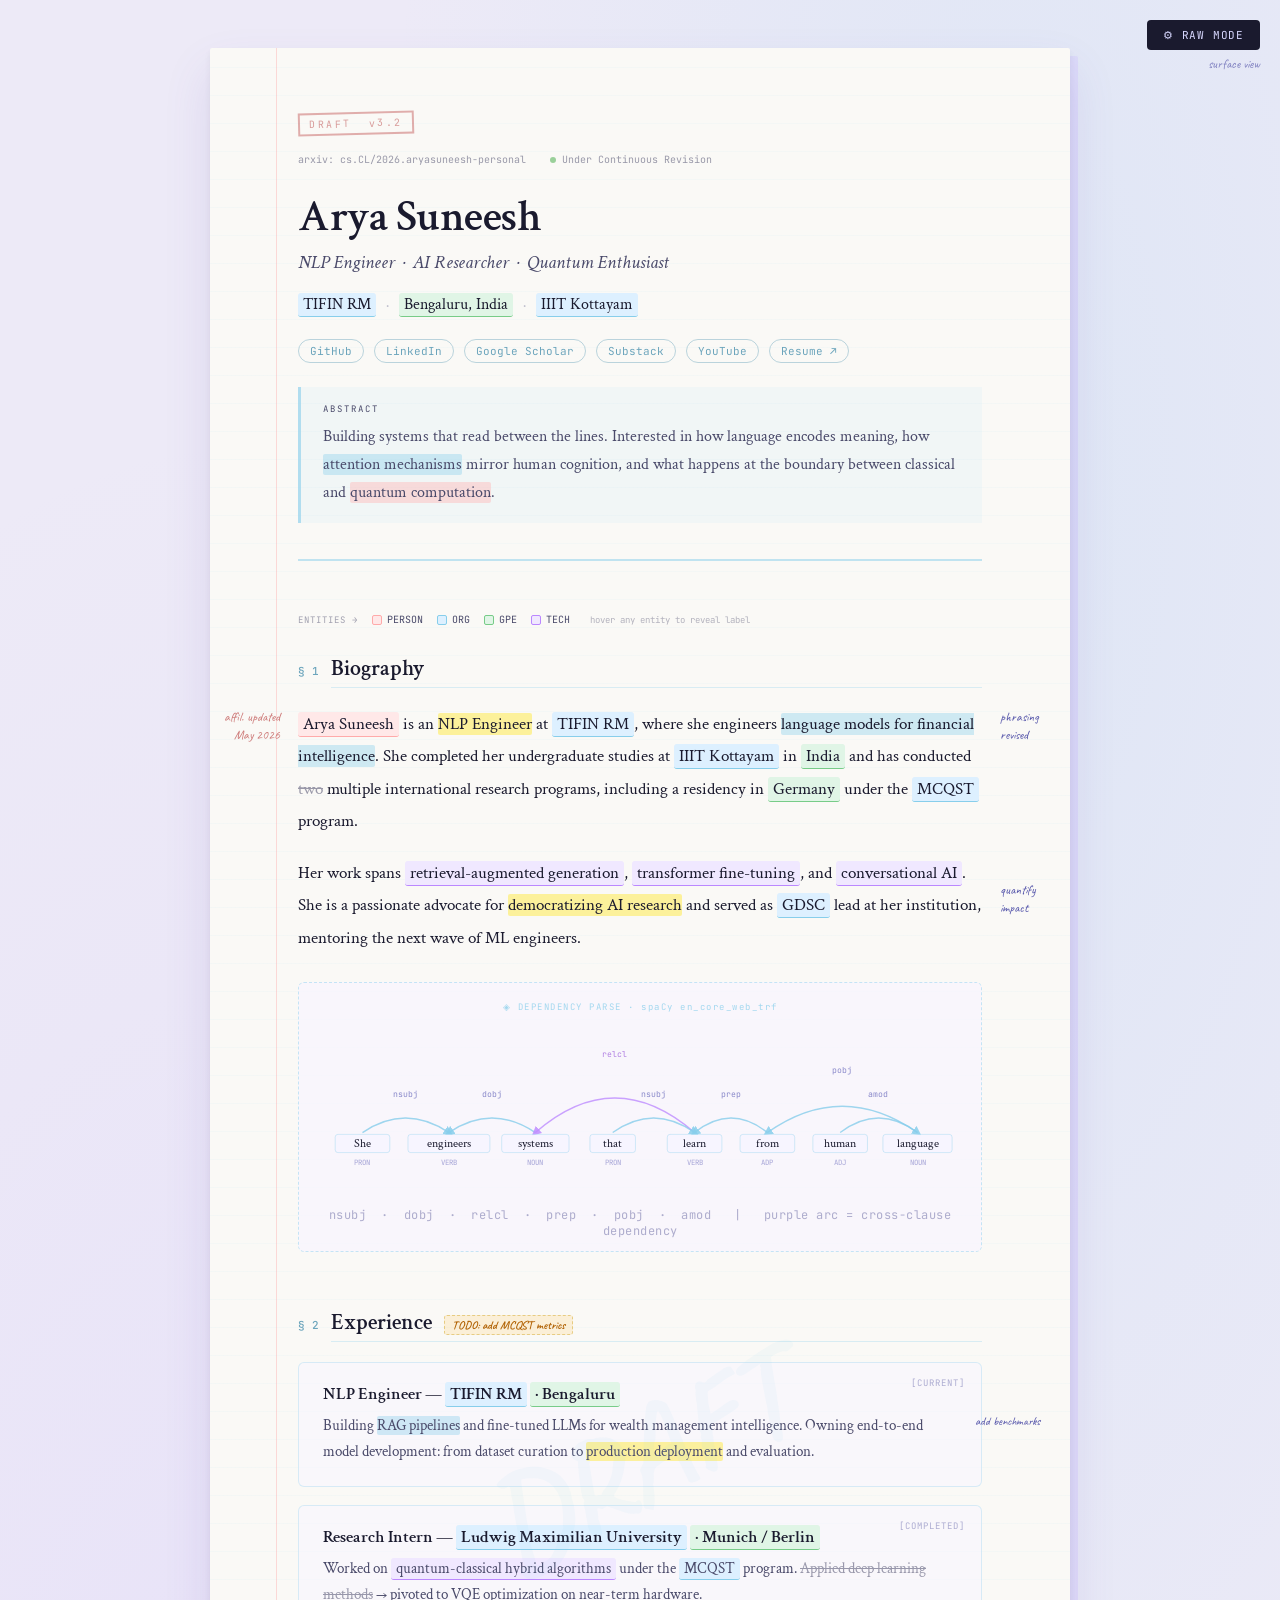
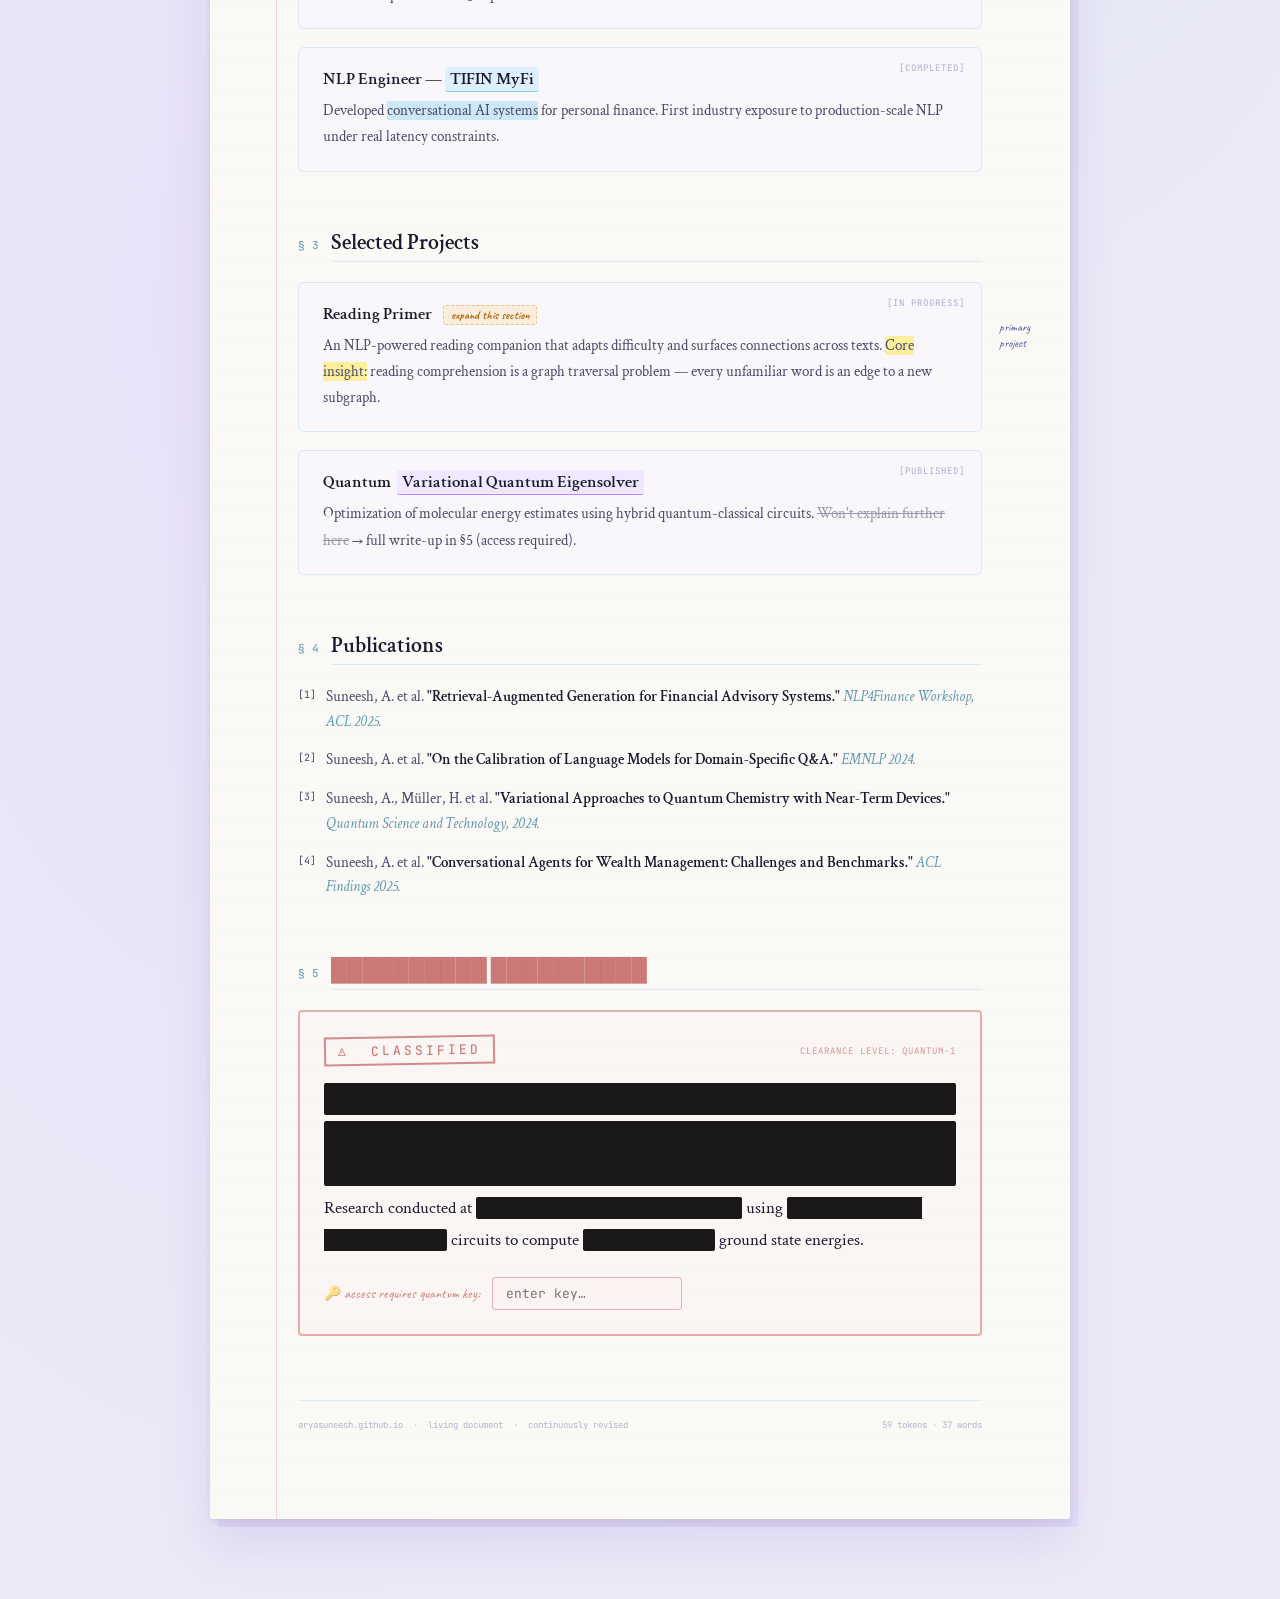
<file: mockup-living-corpus.html>
<!DOCTYPE html>
<html lang="en">
<head>
  <meta charset="UTF-8">
  <meta name="viewport" content="width=device-width, initial-scale=1.0">
  <title>Arya Suneesh — Living Corpus [Draft]</title>
  <link href="https://fonts.googleapis.com/css2?family=Crimson+Text:ital,wght@0,400;0,600;1,400;1,600&family=Caveat:wght@400;600;700&family=JetBrains+Mono:wght@400;500;600&display=swap" rel="stylesheet">
  <style>
    * { box-sizing: border-box; margin: 0; padding: 0; }

    :root {
      --paper: #faf9f6;
      --page-bg: #edeaf7;
      --ink: #1a1a2e;
      --ink-light: #4a4a6a;
      --blue: #87ceeb;
      --lilac: #c8b4ff;
      --ner-person-bg: #ffe8e8; --ner-person-border: #ffaaaa;
      --ner-org-bg: #ddf0ff;   --ner-org-border: #87ceeb;
      --ner-loc-bg: #e0f5e6;   --ner-loc-border: #77cc88;
      --ner-tech-bg: #f0e8ff;  --ner-tech-border: #bb88ff;
      --hl-yellow: rgba(255,235,80,0.55);
      --hl-blue: rgba(135,206,235,0.38);
      --hl-pink: rgba(255,170,170,0.38);
      --margin-ink: #5555aa;
      --font: 'Crimson Text', Georgia, serif;
      --font-hand: 'Caveat', cursive;
      --font-mono: 'JetBrains Mono', monospace;
    }

    body {
      background: var(--page-bg);
      background-image:
        radial-gradient(ellipse at 20% 60%, rgba(200,180,255,.15) 0%, transparent 55%),
        radial-gradient(ellipse at 80% 15%, rgba(135,206,235,.14) 0%, transparent 45%);
      min-height: 100vh;
      font-family: var(--font);
      color: var(--ink);
      padding: 48px 20px 80px;
    }

    /* ── Controls ─────────────────────────────── */
    .controls {
      position: fixed; top: 20px; right: 20px;
      z-index: 1000;
      display: flex; flex-direction: column; align-items: flex-end; gap: 6px;
    }
    .raw-btn {
      background: var(--ink); color: #d8d8ff;
      border: none; padding: 8px 16px;
      font-family: var(--font-mono); font-size: 11px; letter-spacing: .8px;
      cursor: pointer; border-radius: 4px; transition: all .2s;
    }
    .raw-btn:hover { background: #3d3d7a; transform: translateY(-1px); box-shadow: 0 4px 12px rgba(80,60,180,.3); }
    .raw-btn.on { background: #5533aa; box-shadow: 0 0 16px rgba(130,80,255,.4); }
    .mode-label { font-family: var(--font-hand); font-size: 13px; color: var(--margin-ink); opacity: .7; }

    /* ── Document wrapper ─────────────────────── */
    .doc-wrap { max-width: 860px; margin: 0 auto; position: relative; }

    .document {
      background: var(--paper);
      box-shadow: 0 4px 6px rgba(0,0,0,.06), 0 24px 48px rgba(100,80,180,.13), 8px 8px 0 rgba(200,180,255,.25);
      border-radius: 2px;
      padding: 64px 88px 88px;
      position: relative;
      background-image: repeating-linear-gradient(
        0deg, transparent, transparent 27px,
        rgba(135,206,235,.055) 27px, rgba(135,206,235,.055) 28px
      );
    }
    /* red margin line */
    .document::before {
      content: ''; position: absolute;
      left: 66px; top: 0; bottom: 0; width: 1px;
      background: rgba(255,140,140,.3);
    }
    /* watermark */
    .document::after {
      content: 'DRAFT';
      position: absolute; top: 46%; left: 50%;
      transform: translate(-50%,-50%) rotate(-28deg);
      font-family: var(--font-hand); font-size: 130px; font-weight: 700;
      color: rgba(135,206,235,.065); pointer-events: none; white-space: nowrap;
    }

    /* ── Header ───────────────────────────────── */
    .doc-header {
      border-bottom: 2px solid rgba(135,206,235,.5);
      padding-bottom: 36px; margin-bottom: 52px; position: relative;
    }
    .draft-stamp {
      display: inline-block;
      border: 2px solid rgba(190,80,80,.45); color: rgba(190,80,80,.55);
      font-family: var(--font-mono); font-size: 10px;
      padding: 3px 9px; letter-spacing: 2.5px;
      transform: rotate(-1.5deg); margin-bottom: 18px;
    }
    .paper-meta {
      font-family: var(--font-mono); font-size: 10px; color: var(--ink-light);
      opacity: .55; margin-bottom: 22px; display: flex; gap: 24px;
    }
    .live-dot { display: inline-block; width: 6px; height: 6px; background: #4caf50; border-radius: 50%; margin-right: 6px; animation: blink 2.2s infinite; }
    @keyframes blink { 0%,100%{opacity:1} 50%{opacity:.3} }

    h1.doc-title { font-size: 44px; font-weight: 600; letter-spacing: -.5px; margin-bottom: 5px; }
    .doc-subtitle { font-style: italic; font-size: 19px; color: var(--ink-light); margin-bottom: 18px; }

    .affiliations { display: flex; gap: 10px; flex-wrap: wrap; margin-bottom: 22px; align-items: center; }
    .affiliations .sep { color: rgba(100,100,140,.4); }

    .social-row { display: flex; gap: 10px; flex-wrap: wrap; margin-bottom: 24px; }
    .social-pill {
      font-family: var(--font-mono); font-size: 11px;
      color: var(--blue); filter: brightness(.8);
      border: 1px solid rgba(135,206,235,.45);
      padding: 4px 11px; border-radius: 20px;
      text-decoration: none; transition: all .18s;
    }
    .social-pill:hover { background: rgba(135,206,235,.1); filter: brightness(1); }

    .abstract {
      background: rgba(135,206,235,.08);
      border-left: 3px solid rgba(135,206,235,.6);
      padding: 16px 22px; position: relative;
    }
    .abstract-label {
      font-family: var(--font-mono); font-size: 9px; letter-spacing: 2px;
      color: var(--ink-light); text-transform: uppercase; margin-bottom: 8px;
    }
    .abstract p { font-size: 16px; line-height: 1.75; color: var(--ink-light); }

    /* ── Sections ─────────────────────────────── */
    .sec { margin-bottom: 56px; position: relative; }
    .sec-head { display: flex; align-items: baseline; gap: 12px; margin-bottom: 20px; }
    .sec-num { font-family: var(--font-mono); font-size: 11px; color: var(--blue); filter: brightness(.8); font-weight: 500; }
    .sec-title {
      font-size: 22px; font-weight: 600;
      border-bottom: 1px solid rgba(135,206,235,.3);
      padding-bottom: 4px; flex: 1;
    }

    /* ── Paragraphs ───────────────────────────── */
    .para { font-size: 17px; line-height: 1.9; margin-bottom: 20px; position: relative; }

    /* ── NER spans ────────────────────────────── */
    .ner {
      display: inline; padding: 1px 5px; border-radius: 3px;
      cursor: help; position: relative; transition: filter .15s;
    }
    .ner:hover { filter: brightness(.93); }
    .ner::after {
      content: attr(data-label);
      position: absolute; top: -22px; left: 50%;
      transform: translateX(-50%);
      font-family: var(--font-mono); font-size: 8px; letter-spacing: .5px;
      padding: 2px 5px; border-radius: 3px; white-space: nowrap;
      opacity: 0; transition: opacity .15s; pointer-events: none; font-weight: 600;
    }
    .ner:hover::after { opacity: 1; }

    .ner.person { background: var(--ner-person-bg); border-bottom: 1.5px solid var(--ner-person-border); }
    .ner.person::after { background: var(--ner-person-border); color: #700000; }
    .ner.org { background: var(--ner-org-bg); border-bottom: 1.5px solid var(--ner-org-border); }
    .ner.org::after { background: var(--ner-org-border); color: #00335a; }
    .ner.loc { background: var(--ner-loc-bg); border-bottom: 1.5px solid var(--ner-loc-border); }
    .ner.loc::after { background: var(--ner-loc-border); color: #003300; }
    .ner.tech { background: var(--ner-tech-bg); border-bottom: 1.5px solid var(--ner-tech-border); }
    .ner.tech::after { background: var(--ner-tech-border); color: #300060; }

    /* ── Highlights ───────────────────────────── */
    .hl-y { background: var(--hl-yellow); border-radius: 2px; }
    .hl-b { background: var(--hl-blue);   border-radius: 2px; }
    .hl-p { background: var(--hl-pink);   border-radius: 2px; }
    .struck { text-decoration: line-through; color: var(--ink-light); opacity: .55; }

    /* ── Margin notes ─────────────────────────── */
    .mn {
      position: absolute; font-family: var(--font-hand); font-size: 13px;
      color: var(--margin-ink); line-height: 1.4; width: 116px;
      pointer-events: none;
    }
    .mn.l { left: -134px; top: 0; text-align: right; }
    .mn.r { right: -134px; top: 0; }
    .mn.red { color: rgba(180,50,50,.65); }

    /* ── Dep-arc container ────────────────────── */
    .dep-wrap {
      margin: 28px 0;
      background: rgba(248,246,255,.7);
      border: 1px dashed rgba(135,206,235,.45);
      border-radius: 6px; padding: 18px 18px 12px;
    }
    .dep-label {
      font-family: var(--font-mono); font-size: 9px; letter-spacing: 1.5px;
      color: rgba(135,206,235,.75); margin-bottom: 10px; text-align: center;
    }
    .dep-caption {
      font-size: 12px; font-family: var(--font-mono); color: rgba(100,100,160,.5);
      text-align: center; margin-top: 8px; letter-spacing: .5px;
    }

    /* ── Experience cards ─────────────────────── */
    .card {
      border: 1px solid rgba(135,206,235,.3); border-radius: 6px;
      padding: 20px 24px; margin-bottom: 18px; position: relative;
      background: rgba(248,246,255,.55);
    }
    .card-status {
      position: absolute; top: 14px; right: 16px;
      font-family: var(--font-mono); font-size: 9px; letter-spacing: 1px;
      color: rgba(100,100,170,.5);
    }
    .card-title { font-size: 17px; font-weight: 600; margin-bottom: 8px; }
    .card-body { font-size: 15px; line-height: 1.75; color: var(--ink-light); }
    .todo-tag {
      display: inline-block; font-family: var(--font-hand); font-size: 12px;
      color: #b06000; background: rgba(255,195,80,.18);
      border: 1px dashed rgba(200,150,0,.4); padding: 1px 7px; border-radius: 3px; margin-left: 8px;
    }

    /* ── Publications ─────────────────────────── */
    .pub-list { counter-reset: pub; }
    .pub-entry {
      margin-bottom: 14px; padding-left: 28px; position: relative;
      font-size: 15px; line-height: 1.65;
    }
    .pub-entry::before {
      content: '[' counter(pub) ']'; counter-increment: pub;
      position: absolute; left: 0; top: 2px;
      font-family: var(--font-mono); font-size: 10px; color: var(--ink-light);
    }
    .pub-authors { color: var(--ink-light); }
    .pub-title { font-weight: 600; }
    .pub-venue { font-style: italic; color: var(--blue); filter: brightness(.75); }

    /* ── Classified section ───────────────────── */
    .classified {
      border: 2px solid rgba(200,50,50,.38);
      border-radius: 4px; padding: 24px; position: relative;
      background: rgba(255,240,240,.28);
      transition: border-color .4s, background .4s;
    }
    .classified.unlocked {
      border-color: rgba(60,180,110,.5);
      background: rgba(240,255,248,.38);
      animation: unlock-flash .5s ease;
    }
    @keyframes unlock-flash { 0%{background:rgba(80,200,140,.25)} 100%{background:rgba(240,255,248,.38)} }

    .cl-banner { display: flex; justify-content: space-between; align-items: center; margin-bottom: 18px; }
    .cl-stamp {
      display: inline-block;
      border: 2px solid rgba(170,35,35,.5); color: rgba(170,35,35,.65);
      font-family: var(--font-mono); font-size: 13px; letter-spacing: 3px;
      padding: 4px 12px; transform: rotate(-1deg);
      transition: color .4s, border-color .4s;
    }
    .classified.unlocked .cl-stamp { color: rgba(30,130,80,.75); border-color: rgba(30,130,80,.5); }
    .cl-level { font-family: var(--font-mono); font-size: 9px; color: rgba(170,35,35,.45); letter-spacing: 1px; }

    .redacted-block {
      display: block; max-width: 100%; overflow: hidden;
      font-size: 17px; line-height: 1.9; margin-bottom: 6px;
      color: transparent; background: #1a1818; border-radius: 2px;
      user-select: none; transition: background .5s, color .5s;
    }
    .classified.unlocked .redacted-block { display: none; }
    .blacked {
      background: #1a1818; color: transparent;
      border-radius: 2px; user-select: none;
      transition: background .5s, color .5s;
      display: inline; word-break: break-word;
    }
    .classified.unlocked .redacted-block { background: transparent; color: var(--ink); }
    .classified.unlocked .blacked       { background: transparent; color: var(--ink); }

    .quantum-reveal { display: none; }
    .classified.unlocked .quantum-reveal { display: block; animation: fadein .5s ease; }
    @keyframes fadein { from{opacity:0;transform:translateY(4px)} to{opacity:1;transform:translateY(0)} }

    .key-row { margin-top: 20px; display: flex; align-items: center; gap: 12px; flex-wrap: wrap; }
    .key-hint { font-family: var(--font-hand); font-size: 14px; color: rgba(170,35,35,.55); }
    .key-input {
      font-family: var(--font-mono); font-size: 13px;
      background: rgba(255,240,240,.5); border: 1px solid rgba(170,35,35,.3);
      color: var(--ink); padding: 7px 13px; border-radius: 4px; outline: none; width: 190px;
      transition: border-color .2s, box-shadow .2s;
    }
    .key-input:focus { border-color: rgba(170,35,35,.6); box-shadow: 0 0 0 3px rgba(170,35,35,.1); }
    #key-fb { font-family: var(--font-mono); font-size: 10px; color: #888; transition: color .3s; }

    /* ── Raw-mode overlay ─────────────────────── */
    .raw-overlay {
      display: none; position: fixed; inset: 0;
      background: rgba(10,8,24,.88);
      z-index: 900; overflow-y: auto;
      padding: 56px 40px; justify-content: center; align-items: flex-start;
    }
    .raw-overlay.on { display: flex; }
    .raw-panel {
      background: #0b0b18; border: 1px solid #3a3a88;
      border-radius: 8px; padding: 40px; max-width: 780px; width: 100%;
      box-shadow: 0 0 48px rgba(80,60,220,.2);
    }
    .raw-head {
      font-family: var(--font-mono); font-size: 10px; letter-spacing: 2px;
      color: #6666aa; margin-bottom: 22px; padding-bottom: 12px;
      border-bottom: 1px solid #1e1e38;
    }
    .raw-section-title { font-family: var(--font-mono); font-size: 14px; color: #9999dd; margin-bottom: 14px; }
    .token-stream { display: flex; flex-wrap: wrap; gap: 4px; margin-bottom: 24px; }
    .tok { display: inline-flex; flex-direction: column; align-items: center; cursor: help; }
    .tok-id { font-family: var(--font-mono); font-size: 7px; color: rgba(130,130,190,.45); margin-bottom: 1px; }
    .tok-text { font-family: var(--font-mono); font-size: 13px; padding: 3px 6px; border-radius: 3px; }
    .tok:nth-child(6n+1) .tok-text { background:rgba(90,110,255,.22); color:#aabbff; }
    .tok:nth-child(6n+2) .tok-text { background:rgba(255,90,140,.18); color:#ffaac8; }
    .tok:nth-child(6n+3) .tok-text { background:rgba(80,215,170,.18); color:#88ffd0; }
    .tok:nth-child(6n+4) .tok-text { background:rgba(255,195,70,.18); color:#ffdda0; }
    .tok:nth-child(6n+5) .tok-text { background:rgba(195,90,255,.18); color:#ddaaff; }
    .tok:nth-child(6n+6) .tok-text { background:rgba(90,195,255,.18); color:#aadfff; }
    .raw-stats {
      font-family: var(--font-mono); font-size: 10px; color: #55558a;
      display: flex; gap: 24px; flex-wrap: wrap;
      padding-top: 14px; border-top: 1px solid #1e1e38; margin-top: 4px;
    }
    .raw-close {
      float: right; background: none; border: 1px solid #3a3a88;
      color: #7777aa; font-family: var(--font-mono); font-size: 11px;
      padding: 6px 13px; cursor: pointer; border-radius: 4px; transition: all .2s;
    }
    .raw-close:hover { background: rgba(80,60,200,.15); color: #aaaaee; }

    /* ── Footer ───────────────────────────────── */
    .doc-footer {
      margin-top: 64px; padding-top: 18px;
      border-top: 1px solid rgba(135,206,235,.28);
      font-family: var(--font-mono); font-size: 9px;
      color: rgba(100,100,150,.45); display: flex; justify-content: space-between;
    }

    /* ── Legend ───────────────────────────────── */
    .legend {
      display: flex; gap: 14px; flex-wrap: wrap;
      margin-bottom: 28px;
      font-family: var(--font-mono); font-size: 10px; color: var(--ink-light);
    }
    .legend-item { display: flex; align-items: center; gap: 5px; }
    .legend-dot { width: 10px; height: 10px; border-radius: 2px; }
  </style>
</head>
<body>

<!-- ── Controls ───────────────────────────────── -->
<div class="controls">
  <button class="raw-btn" id="rawBtn" onclick="toggleRaw()">⚙ RAW MODE</button>
  <div class="mode-label" id="modeLabel">surface view</div>
</div>

<!-- ── Raw mode overlay ────────────────────────── -->
<div class="raw-overlay" id="rawOverlay">
  <div class="raw-panel">
    <button class="raw-close" onclick="toggleRaw()">✕ CLOSE</button>
    <div class="raw-head">GPT-2 BPE TOKENIZER &nbsp;·&nbsp; VOCAB_SIZE: 50,257 &nbsp;·&nbsp; src: bio.txt</div>
    <div class="raw-section-title">token stream →</div>
    <div class="token-stream" id="tokenStream"></div>
    <div class="raw-stats" id="rawStats"></div>
  </div>
</div>

<!-- ── Document ────────────────────────────────── -->
<div class="doc-wrap">
<div class="document">

  <!-- Header -->
  <header class="doc-header">
    <div class="draft-stamp">DRAFT &nbsp;v3.2</div>
    <div class="paper-meta">
      <span>arxiv: cs.CL/2026.aryasuneesh-personal</span>
      <span><span class="live-dot"></span>Under Continuous Revision</span>
    </div>

    <h1 class="doc-title">Arya Suneesh</h1>
    <div class="doc-subtitle">NLP Engineer &thinsp;·&thinsp; AI Researcher &thinsp;·&thinsp; Quantum Enthusiast</div>

    <div class="affiliations">
      <span class="ner org" data-label="ORG">TIFIN RM</span>
      <span class="sep">·</span>
      <span class="ner loc" data-label="GPE">Bengaluru, India</span>
      <span class="sep">·</span>
      <span class="ner org" data-label="ORG">IIIT Kottayam</span>
    </div>

    <div class="social-row">
      <a class="social-pill" href="#">GitHub</a>
      <a class="social-pill" href="#">LinkedIn</a>
      <a class="social-pill" href="#">Google Scholar</a>
      <a class="social-pill" href="#">Substack</a>
      <a class="social-pill" href="#">YouTube</a>
      <a class="social-pill" href="#">Resume ↗</a>
    </div>

    <div class="abstract">
      <div class="abstract-label">Abstract</div>
      <p>Building systems that read between the lines. Interested in how language encodes meaning, how <span class="hl-b">attention mechanisms</span> mirror human cognition, and what happens at the boundary between classical and <span class="hl-p">quantum computation</span>.</p>
    </div>
  </header>

  <!-- NER legend -->
  <div class="legend">
    <span style="opacity:.5;font-size:9px;letter-spacing:1px;align-self:center;">ENTITIES →</span>
    <span class="legend-item"><span class="legend-dot" style="background:var(--ner-person-bg);border:1px solid var(--ner-person-border)"></span>PERSON</span>
    <span class="legend-item"><span class="legend-dot" style="background:var(--ner-org-bg);border:1px solid var(--ner-org-border)"></span>ORG</span>
    <span class="legend-item"><span class="legend-dot" style="background:var(--ner-loc-bg);border:1px solid var(--ner-loc-border)"></span>GPE</span>
    <span class="legend-item"><span class="legend-dot" style="background:var(--ner-tech-bg);border:1px solid var(--ner-tech-border)"></span>TECH</span>
    <span style="opacity:.4;margin-left:6px;font-size:9px;align-self:center;">hover any entity to reveal label</span>
  </div>

  <!-- § 1 Biography -->
  <section class="sec">
    <div class="sec-head">
      <span class="sec-num">§ 1</span>
      <h2 class="sec-title">Biography</h2>
    </div>

    <div class="para" style="position:relative;">
      <span class="mn l red">affil. updated<br>May 2026</span>
      <span class="ner person" data-label="PERSON">Arya Suneesh</span> is an
      <span class="hl-y">NLP Engineer</span> at
      <span class="ner org" data-label="ORG">TIFIN RM</span>, where she engineers
      <span class="hl-b">language models for financial intelligence</span>. She completed her undergraduate studies at
      <span class="ner org" data-label="ORG">IIIT Kottayam</span> in
      <span class="ner loc" data-label="GPE">India</span> and has conducted
      <span class="struck">two</span> multiple international research programs, including a residency in
      <span class="ner loc" data-label="GPE">Germany</span> under the
      <span class="ner org" data-label="ORG">MCQST</span> program.
      <span class="mn r">phrasing<br>revised</span>
    </div>

    <div class="para" style="position:relative;">
      Her work spans
      <span class="ner tech" data-label="TECH">retrieval-augmented generation</span>,
      <span class="ner tech" data-label="TECH">transformer fine-tuning</span>, and
      <span class="ner tech" data-label="TECH">conversational AI</span>. She is a passionate advocate for
      <span class="hl-y">democratizing AI research</span> and served as
      <span class="ner org" data-label="ORG">GDSC</span> lead at her institution, mentoring the next wave of ML engineers.
      <span class="mn r" style="top:24px;">quantify<br>impact</span>
    </div>

    <!-- Dependency arc visualization -->
    <div class="dep-wrap">
      <div class="dep-label">◈ DEPENDENCY PARSE · spaCy en_core_web_trf</div>
      <svg id="depSvg" width="100%" height="170" viewBox="0 0 710 170" preserveAspectRatio="xMidYMid meet">
        <defs>
          <marker id="arr" markerWidth="7" markerHeight="7" refX="3.5" refY="3.5" orient="auto">
            <path d="M0,0 L7,3.5 L0,7 Z" fill="rgba(135,206,235,.85)"/>
          </marker>
          <marker id="arr-p" markerWidth="7" markerHeight="7" refX="3.5" refY="3.5" orient="auto">
            <path d="M0,0 L7,3.5 L0,7 Z" fill="rgba(190,140,255,.85)"/>
          </marker>
        </defs>

        <!-- arcs (dep → head, arrow at head) -->
        <!-- nsubj: She(50)→engineers(145) -->
        <path d="M 50,112 Q 97,80 145,112" fill="none" stroke="rgba(135,206,235,.8)" stroke-width="1.5" marker-end="url(#arr)"/>
        <text x="97" y="73" text-anchor="middle" font-size="9" font-family="JetBrains Mono,monospace" fill="rgba(100,100,185,.75)">nsubj</text>

        <!-- dobj: systems(240)→engineers(145) -->
        <path d="M 240,112 Q 192,80 145,112" fill="none" stroke="rgba(135,206,235,.8)" stroke-width="1.5" marker-end="url(#arr)"/>
        <text x="192" y="73" text-anchor="middle" font-size="9" font-family="JetBrains Mono,monospace" fill="rgba(100,100,185,.75)">dobj</text>

        <!-- relcl: learn(415)→systems(240) long arc, purple -->
        <path d="M 415,112 Q 327,36 240,112" fill="none" stroke="rgba(190,140,255,.8)" stroke-width="1.5" marker-end="url(#arr-p)"/>
        <text x="327" y="29" text-anchor="middle" font-size="9" font-family="JetBrains Mono,monospace" fill="rgba(160,100,220,.8)">relcl</text>

        <!-- nsubj: that(325)→learn(415) -->
        <path d="M 325,112 Q 370,80 415,112" fill="none" stroke="rgba(135,206,235,.8)" stroke-width="1.5" marker-end="url(#arr)"/>
        <text x="370" y="73" text-anchor="middle" font-size="9" font-family="JetBrains Mono,monospace" fill="rgba(100,100,185,.75)">nsubj</text>

        <!-- prep: from(495)→learn(415) -->
        <path d="M 495,112 Q 455,80 415,112" fill="none" stroke="rgba(135,206,235,.8)" stroke-width="1.5" marker-end="url(#arr)"/>
        <text x="455" y="73" text-anchor="middle" font-size="9" font-family="JetBrains Mono,monospace" fill="rgba(100,100,185,.75)">prep</text>

        <!-- pobj: language(660)→from(495) -->
        <path d="M 660,112 Q 577,54 495,112" fill="none" stroke="rgba(135,206,235,.8)" stroke-width="1.5" marker-end="url(#arr)"/>
        <text x="577" y="47" text-anchor="middle" font-size="9" font-family="JetBrains Mono,monospace" fill="rgba(100,100,185,.75)">pobj</text>

        <!-- amod: human(575)→language(660) -->
        <path d="M 575,112 Q 617,80 660,112" fill="none" stroke="rgba(135,206,235,.8)" stroke-width="1.5" marker-end="url(#arr)"/>
        <text x="617" y="73" text-anchor="middle" font-size="9" font-family="JetBrains Mono,monospace" fill="rgba(100,100,185,.75)">amod</text>

        <!-- word boxes -->
        <rect x="20" y="114" width="60" height="20" rx="3" fill="rgba(248,246,255,.92)" stroke="rgba(135,206,235,.4)" stroke-width="1"/>
        <text x="50" y="128" text-anchor="middle" font-size="13" font-family="Crimson Text,serif" fill="#1a1a2e">She</text>
        <text x="50" y="148" text-anchor="middle" font-size="8" font-family="JetBrains Mono,monospace" fill="rgba(100,100,185,.55)">PRON</text>

        <rect x="100" y="114" width="90" height="20" rx="3" fill="rgba(248,246,255,.92)" stroke="rgba(135,206,235,.4)" stroke-width="1"/>
        <text x="145" y="128" text-anchor="middle" font-size="13" font-family="Crimson Text,serif" fill="#1a1a2e">engineers</text>
        <text x="145" y="148" text-anchor="middle" font-size="8" font-family="JetBrains Mono,monospace" fill="rgba(100,100,185,.55)">VERB</text>

        <rect x="203" y="114" width="74" height="20" rx="3" fill="rgba(248,246,255,.92)" stroke="rgba(135,206,235,.4)" stroke-width="1"/>
        <text x="240" y="128" text-anchor="middle" font-size="13" font-family="Crimson Text,serif" fill="#1a1a2e">systems</text>
        <text x="240" y="148" text-anchor="middle" font-size="8" font-family="JetBrains Mono,monospace" fill="rgba(100,100,185,.55)">NOUN</text>

        <rect x="300" y="114" width="50" height="20" rx="3" fill="rgba(248,246,255,.92)" stroke="rgba(135,206,235,.4)" stroke-width="1"/>
        <text x="325" y="128" text-anchor="middle" font-size="13" font-family="Crimson Text,serif" fill="#1a1a2e">that</text>
        <text x="325" y="148" text-anchor="middle" font-size="8" font-family="JetBrains Mono,monospace" fill="rgba(100,100,185,.55)">PRON</text>

        <rect x="385" y="114" width="60" height="20" rx="3" fill="rgba(248,246,255,.92)" stroke="rgba(135,206,235,.4)" stroke-width="1"/>
        <text x="415" y="128" text-anchor="middle" font-size="13" font-family="Crimson Text,serif" fill="#1a1a2e">learn</text>
        <text x="415" y="148" text-anchor="middle" font-size="8" font-family="JetBrains Mono,monospace" fill="rgba(100,100,185,.55)">VERB</text>

        <rect x="465" y="114" width="60" height="20" rx="3" fill="rgba(248,246,255,.92)" stroke="rgba(135,206,235,.4)" stroke-width="1"/>
        <text x="495" y="128" text-anchor="middle" font-size="13" font-family="Crimson Text,serif" fill="#1a1a2e">from</text>
        <text x="495" y="148" text-anchor="middle" font-size="8" font-family="JetBrains Mono,monospace" fill="rgba(100,100,185,.55)">ADP</text>

        <rect x="545" y="114" width="60" height="20" rx="3" fill="rgba(248,246,255,.92)" stroke="rgba(135,206,235,.4)" stroke-width="1"/>
        <text x="575" y="128" text-anchor="middle" font-size="13" font-family="Crimson Text,serif" fill="#1a1a2e">human</text>
        <text x="575" y="148" text-anchor="middle" font-size="8" font-family="JetBrains Mono,monospace" fill="rgba(100,100,185,.55)">ADJ</text>

        <rect x="622" y="114" width="76" height="20" rx="3" fill="rgba(248,246,255,.92)" stroke="rgba(135,206,235,.4)" stroke-width="1"/>
        <text x="660" y="128" text-anchor="middle" font-size="13" font-family="Crimson Text,serif" fill="#1a1a2e">language</text>
        <text x="660" y="148" text-anchor="middle" font-size="8" font-family="JetBrains Mono,monospace" fill="rgba(100,100,185,.55)">NOUN</text>
      </svg>
      <div class="dep-caption">nsubj &nbsp;·&nbsp; dobj &nbsp;·&nbsp; relcl &nbsp;·&nbsp; prep &nbsp;·&nbsp; pobj &nbsp;·&nbsp; amod &nbsp;&nbsp;|&nbsp;&nbsp; purple arc = cross-clause dependency</div>
    </div>
  </section>

  <!-- § 2 Experience -->
  <section class="sec">
    <div class="sec-head">
      <span class="sec-num">§ 2</span>
      <h2 class="sec-title">Experience <span class="todo-tag">TODO: add MCQST metrics</span></h2>
    </div>

    <div class="card" data-status="[CURRENT]">
      <span class="card-status">[CURRENT]</span>
      <div class="card-title">
        NLP Engineer — <span class="ner org" data-label="ORG">TIFIN RM</span>
        <span class="ner loc" data-label="GPE"> · Bengaluru</span>
      </div>
      <div class="card-body" style="position:relative;">
        Building <span class="hl-b">RAG pipelines</span> and fine-tuned LLMs for wealth management intelligence.
        Owning end-to-end model development: from dataset curation to
        <span class="hl-y">production deployment</span> and evaluation.
        <span class="mn r" style="font-size:12px;">add benchmarks</span>
      </div>
    </div>

    <div class="card">
      <span class="card-status">[COMPLETED]</span>
      <div class="card-title">
        Research Intern — <span class="ner org" data-label="ORG">Ludwig Maximilian University</span>
        <span class="ner loc" data-label="GPE"> · Munich / Berlin</span>
      </div>
      <div class="card-body">
        Worked on <span class="ner tech" data-label="TECH">quantum-classical hybrid algorithms</span> under the
        <span class="ner org" data-label="ORG">MCQST</span> program.
        <span class="struck">Applied deep learning methods</span> → pivoted to VQE optimization on near-term hardware.
      </div>
    </div>

    <div class="card">
      <span class="card-status">[COMPLETED]</span>
      <div class="card-title">NLP Engineer — <span class="ner org" data-label="ORG">TIFIN MyFi</span></div>
      <div class="card-body">
        Developed <span class="hl-b">conversational AI systems</span> for personal finance.
        First industry exposure to production-scale NLP under real latency constraints.
      </div>
    </div>
  </section>

  <!-- § 3 Projects -->
  <section class="sec">
    <div class="sec-head">
      <span class="sec-num">§ 3</span>
      <h2 class="sec-title">Selected Projects</h2>
    </div>

    <div class="card" style="position:relative;">
      <span class="card-status">[IN PROGRESS]</span>
      <div class="card-title">Reading Primer <span class="todo-tag">expand this section</span></div>
      <div class="card-body">
        An NLP-powered reading companion that adapts difficulty and surfaces connections across texts.
        <span class="hl-y">Core insight:</span> reading comprehension is a graph traversal problem —
        every unfamiliar word is an edge to a new subgraph.
      </div>
      <span class="mn r" style="top:36px;font-size:12px;">primary<br>project</span>
    </div>

    <div class="card">
      <span class="card-status">[PUBLISHED]</span>
      <div class="card-title">
        Quantum &nbsp;<span class="ner tech" data-label="TECH">Variational Quantum Eigensolver</span>
      </div>
      <div class="card-body">
        Optimization of molecular energy estimates using hybrid quantum-classical circuits.
        <span class="struck">Won't explain further here</span>
        → full write-up in §5 (access required).
      </div>
    </div>
  </section>

  <!-- § 4 Publications -->
  <section class="sec">
    <div class="sec-head">
      <span class="sec-num">§ 4</span>
      <h2 class="sec-title">Publications</h2>
    </div>
    <div class="pub-list">
      <div class="pub-entry">
        <span class="pub-authors">Suneesh, A. et al. </span>
        <span class="pub-title">"Retrieval-Augmented Generation for Financial Advisory Systems." </span>
        <span class="pub-venue">NLP4Finance Workshop, ACL 2025.</span>
      </div>
      <div class="pub-entry">
        <span class="pub-authors">Suneesh, A. et al. </span>
        <span class="pub-title">"On the Calibration of Language Models for Domain-Specific Q&amp;A." </span>
        <span class="pub-venue">EMNLP 2024.</span>
      </div>
      <div class="pub-entry">
        <span class="pub-authors">Suneesh, A., Müller, H. et al. </span>
        <span class="pub-title">"Variational Approaches to Quantum Chemistry with Near-Term Devices." </span>
        <span class="pub-venue">Quantum Science and Technology, 2024.</span>
      </div>
      <div class="pub-entry">
        <span class="pub-authors">Suneesh, A. et al. </span>
        <span class="pub-title">"Conversational Agents for Wealth Management: Challenges and Benchmarks." </span>
        <span class="pub-venue">ACL Findings 2025.</span>
      </div>
    </div>
  </section>

  <!-- § 5 Classified -->
  <section class="sec">
    <div class="sec-head">
      <span class="sec-num">§ 5</span>
      <h2 class="sec-title" style="color:rgba(170,35,35,.6);" id="cl-title">██████████ ██████████</h2>
    </div>

    <div class="classified" id="classified">
      <div class="cl-banner">
        <span class="cl-stamp" id="cl-stamp">⚠ &nbsp;CLASSIFIED</span>
        <span class="cl-level">CLEARANCE LEVEL: QUANTUM-1</span>
      </div>

      <p class="para">
        <span class="redacted-block">████████████████████████████████████████████████████████████████████</span>
        <span class="redacted-block">████████████████████████████ ███████████ ██████████████████████████</span>
        Research conducted at
        <span class="blacked">Ludwig Maximilian University Munich</span>
        using
        <span class="blacked">variational quantum eigensolver hybrid</span>
        circuits to compute
        <span class="blacked">molecular hydrogen</span>
        ground state energies.
      </p>

      <!-- Revealed on unlock -->
      <div class="quantum-reveal">
        <div class="para">
          Research conducted at <span class="ner org" data-label="ORG">Ludwig Maximilian University</span> under the
          <span class="ner org" data-label="ORG">MCQST</span> program. Used
          <span class="ner tech" data-label="TECH">Variational Quantum Eigensolver (VQE)</span> circuits to compute
          molecular ground state energies on near-term quantum hardware.
        </div>
        <div class="para" style="position:relative;">
          Key finding: <span class="hl-b">parameter landscapes in VQE exhibit the barren plateau phenomenon</span> —
          a vanishing-gradient analogue that emerges in high-dimensional Hilbert spaces.
          The boundary between classical and quantum ML is more porous than the fields admit.
          <span class="mn r" style="font-size:12px;">key finding —<br>expand</span>
        </div>
      </div>

      <div class="key-row">
        <span class="key-hint">🔑 access requires quantum key:</span>
        <input class="key-input" id="keyInput" type="text" placeholder="enter key…" autocomplete="off"/>
        <span id="key-fb"></span>
      </div>
    </div>
  </section>

  <!-- Footer -->
  <div class="doc-footer">
    <span>aryasuneesh.github.io &nbsp;·&nbsp; living document &nbsp;·&nbsp; continuously revised</span>
    <span id="footerStats">computing token count…</span>
  </div>

</div><!-- /document -->
</div><!-- /doc-wrap -->

<script>
// ── Quantum key ────────────────────────────────────────────────────────────
const KEY = 'superposition';
const keyInput   = document.getElementById('keyInput');
const classified = document.getElementById('classified');
const clTitle    = document.getElementById('cl-title');
const clStamp    = document.getElementById('cl-stamp');
const keyFb      = document.getElementById('key-fb');

keyInput.addEventListener('input', () => {
  const v = keyInput.value.toLowerCase().trim();
  if (v === KEY) {
    classified.classList.add('unlocked');
    clTitle.textContent = 'Quantum Computing Experience';
    clStamp.textContent = '✓  ACCESS GRANTED';
    keyFb.textContent = 'welcome to the lab';
    keyFb.style.color = '#44aa77';
  } else if (v.length >= 5) {
    keyFb.textContent = v.length >= 9 ? '…very warm' : '…warm';
    keyFb.style.color = '#cc8844';
  } else if (v.length > 0) {
    keyFb.textContent = '…cold';
    keyFb.style.color = '#888';
  } else {
    keyFb.textContent = '';
  }
});

// ── BPE tokens ────────────────────────────────────────────────────────────
const tokens = [
  {t:'Ar',id:8351},{t:'ya',id:4613},{t:' Su',id:7311},{t:'ne',id:710},{t:'esh',id:5478},
  {t:' is',id:318},{t:' an',id:281},{t:' NLP',id:28512},{t:' Engineer',id:9703},
  {t:' at',id:379},{t:' T',id:309},{t:'IF',id:5064},{t:'IN',id:1268},{t:' RM',id:17986},{t:',',id:11},
  {t:' where',id:810},{t:' she',id:673},{t:' engineers',id:44021},{t:' language',id:3303},
  {t:' models',id:4981},{t:' for',id:329},{t:' financial',id:3176},{t:' intel',id:27667},
  {t:'ligence',id:14390},{t:'.',id:13},{t:' She',id:1375},{t:' completed',id:5668},
  {t:' her',id:607},{t:' under',id:739},{t:'graduate',id:15286},{t:' studies',id:4188},
  {t:' at',id:379},{t:' II',id:3180},{t:'IT',id:2043},{t:' K',id:509},{t:'ott',id:44312},
  {t:'ay',id:3703},{t:'am',id:321},{t:' in',id:287},{t:' India',id:5765},{t:'.',id:13},
  {t:' Her',id:3204},{t:' work',id:670},{t:' spans',id:26163},
  {t:' retrieval',id:38152},{t:'-',id:12},{t:'aug',id:14996},{t:'mented',id:9305},
  {t:' generation',id:5270},{t:',',id:11},{t:' transformer',id:47031},
  {t:' fine',id:3734},{t:'-',id:12},{t:'tuning',id:30939},{t:',',id:11},
  {t:' and',id:290},{t:' conversational',id:34125},{t:' AI',id:9552},{t:'.',id:13},
];

function toggleRaw() {
  const overlay = document.getElementById('rawOverlay');
  const btn     = document.getElementById('rawBtn');
  const label   = document.getElementById('modeLabel');
  overlay.classList.toggle('on');
  btn.classList.toggle('on');
  if (overlay.classList.contains('on')) {
    label.textContent = '⚡ raw mode';
    renderTokens();
  } else {
    label.textContent = 'surface view';
  }
}

function renderTokens() {
  const stream = document.getElementById('tokenStream');
  const stats  = document.getElementById('rawStats');
  stream.innerHTML = tokens.map(tk => `
    <div class="tok" title="token_id: ${tk.id}">
      <span class="tok-id">${tk.id}</span>
      <span class="tok-text">${tk.t.replace(/ /g,'·')}</span>
    </div>`).join('');
  const unique = new Set(tokens.map(t => t.id)).size;
  const avgLen = (tokens.reduce((a,t) => a + t.t.trim().length, 0) / tokens.length).toFixed(2);
  stats.innerHTML = `
    <span>tokens: ${tokens.length}</span>
    <span>unique: ${unique}</span>
    <span>avg_token_len: ${avgLen} chars</span>
    <span>compression: ${(tokens.length / tokens.reduce((a,t)=>a+t.t.length,0) * 100).toFixed(1)}%</span>`;
}

// Footer stats
document.getElementById('footerStats').textContent =
  `${tokens.length} tokens · ${tokens.map(t=>t.t).join('').replace(/·/g,' ').split(/\s+/).length} words`;
</script>
</body>
</html>
</file>
